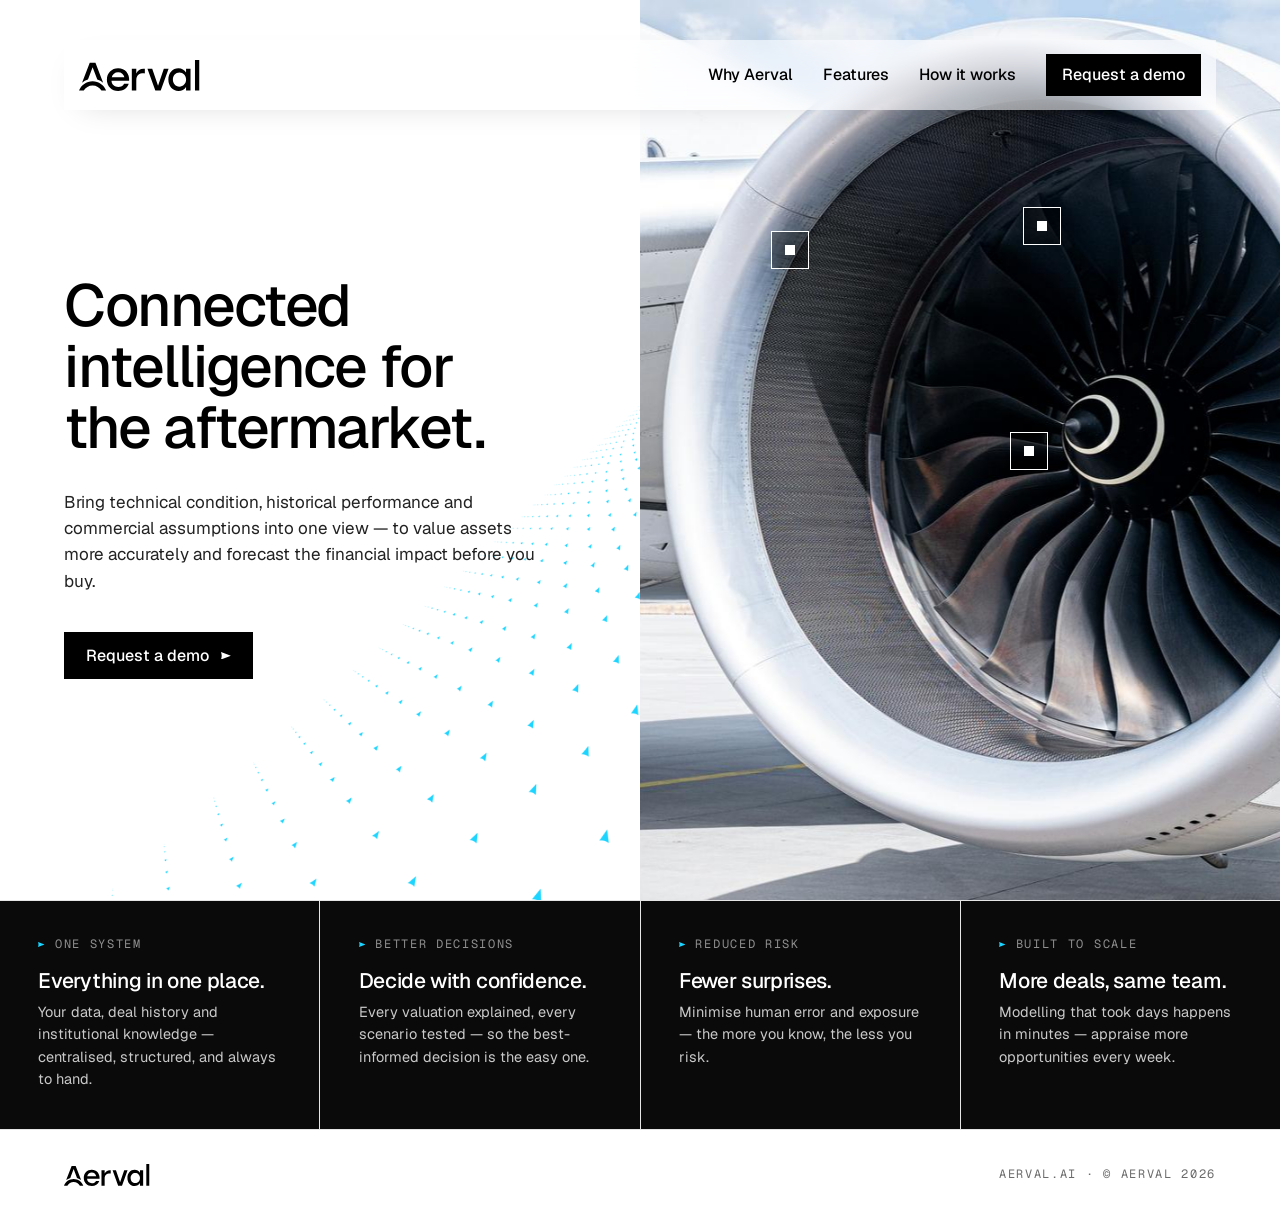
<file: index.html>
<!DOCTYPE html>
<html lang="en" class="no-js">
<head>
<meta charset="UTF-8">
<meta name="viewport" content="width=device-width, initial-scale=1.0">
<title>Aerval — Connected intelligence for the aftermarket</title>
<meta name="description" content="Bring technical condition, historical performance and commercial assumptions into one view — to value assets more accurately and forecast the financial impact before you buy.">

<!-- Internal mock-up: keeps search engines out. Remove this line when the site goes public. -->
<meta name="robots" content="noindex, nofollow">

<!-- Social sharing. Replace YOUR-DOMAIN once the custom domain is live, and add an og-image.jpg (1200x630) to /assets. -->
<meta property="og:type" content="website">
<meta property="og:title" content="Aerval — Connected intelligence for the aftermarket">
<meta property="og:description" content="Value assets more accurately and forecast the financial impact before you buy.">
<!-- <meta property="og:url" content="https://YOUR-DOMAIN/"> -->
<!-- <meta property="og:image" content="https://YOUR-DOMAIN/assets/og-image.jpg"> -->

<link rel="icon" href="assets/favicon.svg" type="image/svg+xml">
<link rel="preload" href="fonts/Geist-Variable.woff2" as="font" type="font/woff2" crossorigin>
<link rel="preload" href="fonts/GeistMono-Variable.woff2" as="font" type="font/woff2" crossorigin>
<link rel="preload" as="image" href="assets/engine.jpg">
<link rel="stylesheet" href="css/styles.css">
<script src="js/main.js" defer></script>
</head>
<body>

<!-- SVG sprite: wedge motif + logo -->
<svg width="0" height="0" style="position:absolute" aria-hidden="true">
  <symbol id="wedge" viewBox="0 0 127.06 96.02">
    <path d="M9,48.19c0-13.75-2.29-26.97-6.48-39.32C1.75,5.88.93,2.92,0,0l127.06,48.04L.11,96.02c.89-2.8,1.67-5.64,2.4-8.51,4.19-12.35,6.48-25.57,6.48-39.33Z"/>
  </symbol>
  <symbol id="logo" viewBox="0 0 912.02 234.6">
    <path d="M211.09,148.8c0-49.8,35.4-86.4,85.2-86.4,53.1,0,86.7,41.1,83.4,95.4h-133.8c2.4,30.3,23.7,47.1,51.3,47.1,19.8,0,36.3-8.4,44.1-24.6h35.1c-12.9,36.9-44.4,54-79.5,54-50.1,0-85.8-35.7-85.8-85.5ZM343.39,130.2c-5.1-22.8-21.9-38.4-47.1-38.4s-43.2,15.9-48.6,38.4h95.7Z"/>
    <path d="M399.69,66h33.9v36c10.2-22.8,28.8-36,54.9-36,4.2,0,7.5.3,9.9.9v34.5c-3-.3-5.7-.6-10.2-.6-30.9,0-54.6,13.8-54.6,54.6v75.6h-33.9V66Z"/>
    <path d="M618.66,231h-41.1l-59.4-165h36l44.1,129.6,43.8-129.6h36l-59.4,165Z"/>
    <path d="M676.37,148.5c0-50.4,32.7-86.1,75.9-86.1,25.8,0,45.9,12.9,57.9,31.8v-28.2h33.9v165h-33.9v-27.6c-12.3,18.9-31.8,31.2-57.6,31.2-44.1,0-76.2-35.7-76.2-86.1ZM810.48,148.5c0-31.5-21.9-53.7-50.7-53.7s-49.2,22.2-49.2,53.7,20.7,53.7,49.2,53.7,50.7-21.9,50.7-53.7Z"/>
    <path d="M877.82,0h34.2v231h-34.2V0Z"/>
    <path d="M67.46,148.1l4.16-10.92,31.3-82.89,29.72,78.72,5.77,15.16c16.4,4.8,31.44,12.82,44.38,23.34L124.52,21h-43.2L23.14,171.27c12.93-10.45,27.95-18.41,44.32-23.16Z"/>
    <path d="M35.94,231c13.47-22.95,38.39-38.4,66.87-38.4s53.4,15.45,66.87,38.4h35.94c-15.8-41.41-55.92-70.9-102.81-70.9S15.8,189.6,0,231h35.94Z"/>
  </symbol>
</svg>

<nav>
  <a class="logo" href="#top" aria-label="Aerval home"><svg viewBox="0 0 912.02 234.6"><use href="#logo"></use></svg></a>
  <div class="links">
    <a href="founders.html">Why Aerval</a>
    <a href="features.html">Features</a>
    <a href="how-it-works.html">How it works</a>
    <a class="demo" href="mailto:will.james@aerval.com?subject=Aerval%20demo%20request&amp;body=Hi%20Will%2C%0A%0AI%27d%20like%20to%20see%20a%20demo%20of%20Aerval.%0A%0AName%3A%0ACompany%3A%0ARole%3A%0A">Request a demo</a>
  </div>
</nav>

<main>
  <!-- ======================= HERO ======================= -->
  <section class="hero" id="top" data-nav="light">
    <div class="hero-copy">
      <h1>Connected intelligence for the&nbsp;aftermarket.</h1>
      <p>Bring technical condition, historical performance and commercial assumptions into one view — to value assets more accurately and forecast the financial impact before you buy.</p>
      <a class="btn" href="mailto:will.james@aerval.com?subject=Aerval%20demo%20request&amp;body=Hi%20Will%2C%0A%0AI%27d%20like%20to%20see%20a%20demo%20of%20Aerval.%0A%0AName%3A%0ACompany%3A%0ARole%3A%0A">Request a demo <svg class="wedge"><use href="#wedge"></use></svg></a>
    </div>

    <div class="stage" data-stage>
      <svg class="hud" aria-hidden="true"><polyline></polyline></svg>
      <img class="ph" src="assets/engine.jpg" alt="Aircraft engine on stand" fetchpriority="high" decoding="async">

      <button class="spot" style="top:22.97%;left:59.8%" data-card="h1" aria-label="Fan blades — pricing corridor" aria-expanded="false" aria-controls="h1">
        <span class="dot"></span><span class="slabel">Fan blades</span>
      </button>
      <div class="glass" id="h1" role="dialog" aria-label="Fan blades">
        <span class="gframe"></span>
        <div class="gbody">
          <button class="gclose" aria-label="Close">×</button>
          <h4>Fan blades</h4>
          <span class="gsub">Pricing corridor</span>
          <div class="grow"><span class="gl"><span class="mono">Base</span><span class="val">$2,175</span></span></div>
          <div class="grow"><span class="gl"><span class="mono">Worst</span><span class="val">$1,600</span></span><span class="gchip neg">−$575 <svg class="wedge rot-down"><use href="#wedge"></use></svg></span></div>
          <div class="grow"><span class="gl"><span class="mono">Ceiling</span><span class="val">$2,425</span></span><span class="gchip pos">+$250 <svg class="wedge rot-up"><use href="#wedge"></use></svg></span></div>
        </div>
      </div>

      <button class="spot" style="top:25.71%;left:20.5%" data-card="h2" aria-label="Acoustic liner — repair opportunity" aria-expanded="false" aria-controls="h2">
        <span class="dot"></span><span class="slabel">Acoustic liner</span>
      </button>
      <div class="glass" id="h2" role="dialog" aria-label="Acoustic liner">
        <span class="gframe"></span>
        <div class="gbody">
          <button class="gclose" aria-label="Close">×</button>
          <h4>Acoustic liner</h4>
          <span class="gsub">Repair opportunity</span>
          <div class="gpath">
            <div class="gcol"><span class="mono">Current path</span><span class="gn">$675</span><span class="mono">Serviceable</span></div>
            <svg class="gpw"><use href="#wedge"></use></svg>
            <div class="gcol"><span class="mono">Proposed</span><span class="gn">$4,000</span><span class="mono">Overhauled</span></div>
          </div>
          <div class="gfoot"><span class="gchip pos">+$3,325 <svg class="wedge rot-up"><use href="#wedge"></use></svg></span></div>
        </div>
      </div>

      <button class="spot" style="top:48%;left:57.8%" data-card="h3" aria-label="Spinner cone — historical sales" aria-expanded="false" aria-controls="h3">
        <span class="dot"></span><span class="slabel">Spinner cone</span>
      </button>
      <div class="glass" id="h3" role="dialog" aria-label="Spinner cone">
        <span class="gframe"></span>
        <div class="gbody">
          <button class="gclose" aria-label="Close">×</button>
          <h4>Spinner cone</h4>
          <span class="gsub">Historical sales</span>
          <div class="grow"><span class="gl"><span class="mono">Serviceable · 4 sales</span><span class="val">$2,063</span></span><span class="gchip pos">+$1,216 <svg class="wedge rot-up"><use href="#wedge"></use></svg></span></div>
          <div class="grow"><span class="gl"><span class="mono">Overhauled · 51 sales</span><span class="val">$847</span></span></div>
        </div>
      </div>
    </div>
  </section>

  <!-- ======================= USP STRIP ======================= -->
  <section class="usp" data-nav="dark">
    <div class="rev">
      <span class="mono"><svg><use href="#wedge"></use></svg> One system</span>
      <h3>Everything in one place.</h3>
      <p>Your data, deal history and institutional knowledge — centralised, structured, and always to hand.</p>
    </div>
    <div class="rev">
      <span class="mono"><svg><use href="#wedge"></use></svg> Better decisions</span>
      <h3>Decide with confidence.</h3>
      <p>Every valuation explained, every scenario tested — so the best-informed decision is the easy one.</p>
    </div>
    <div class="rev">
      <span class="mono"><svg><use href="#wedge"></use></svg> Reduced risk</span>
      <h3>Fewer surprises.</h3>
      <p>Minimise human error and exposure — the more you know, the less you risk.</p>
    </div>
    <div class="rev">
      <span class="mono"><svg><use href="#wedge"></use></svg> Built to scale</span>
      <h3>More deals, same team.</h3>
      <p>Modelling that took days happens in minutes — appraise more opportunities every week.</p>
    </div>
  </section>
</main>

<footer data-nav="light">
  <a class="logo" href="#top" aria-label="Aerval"><svg viewBox="0 0 912.02 234.6"><use href="#logo"></use></svg></a>
  <span class="mono">aerval.ai · © Aerval <span data-year>2026</span></span>
</footer>

</body>
</html>
</file>
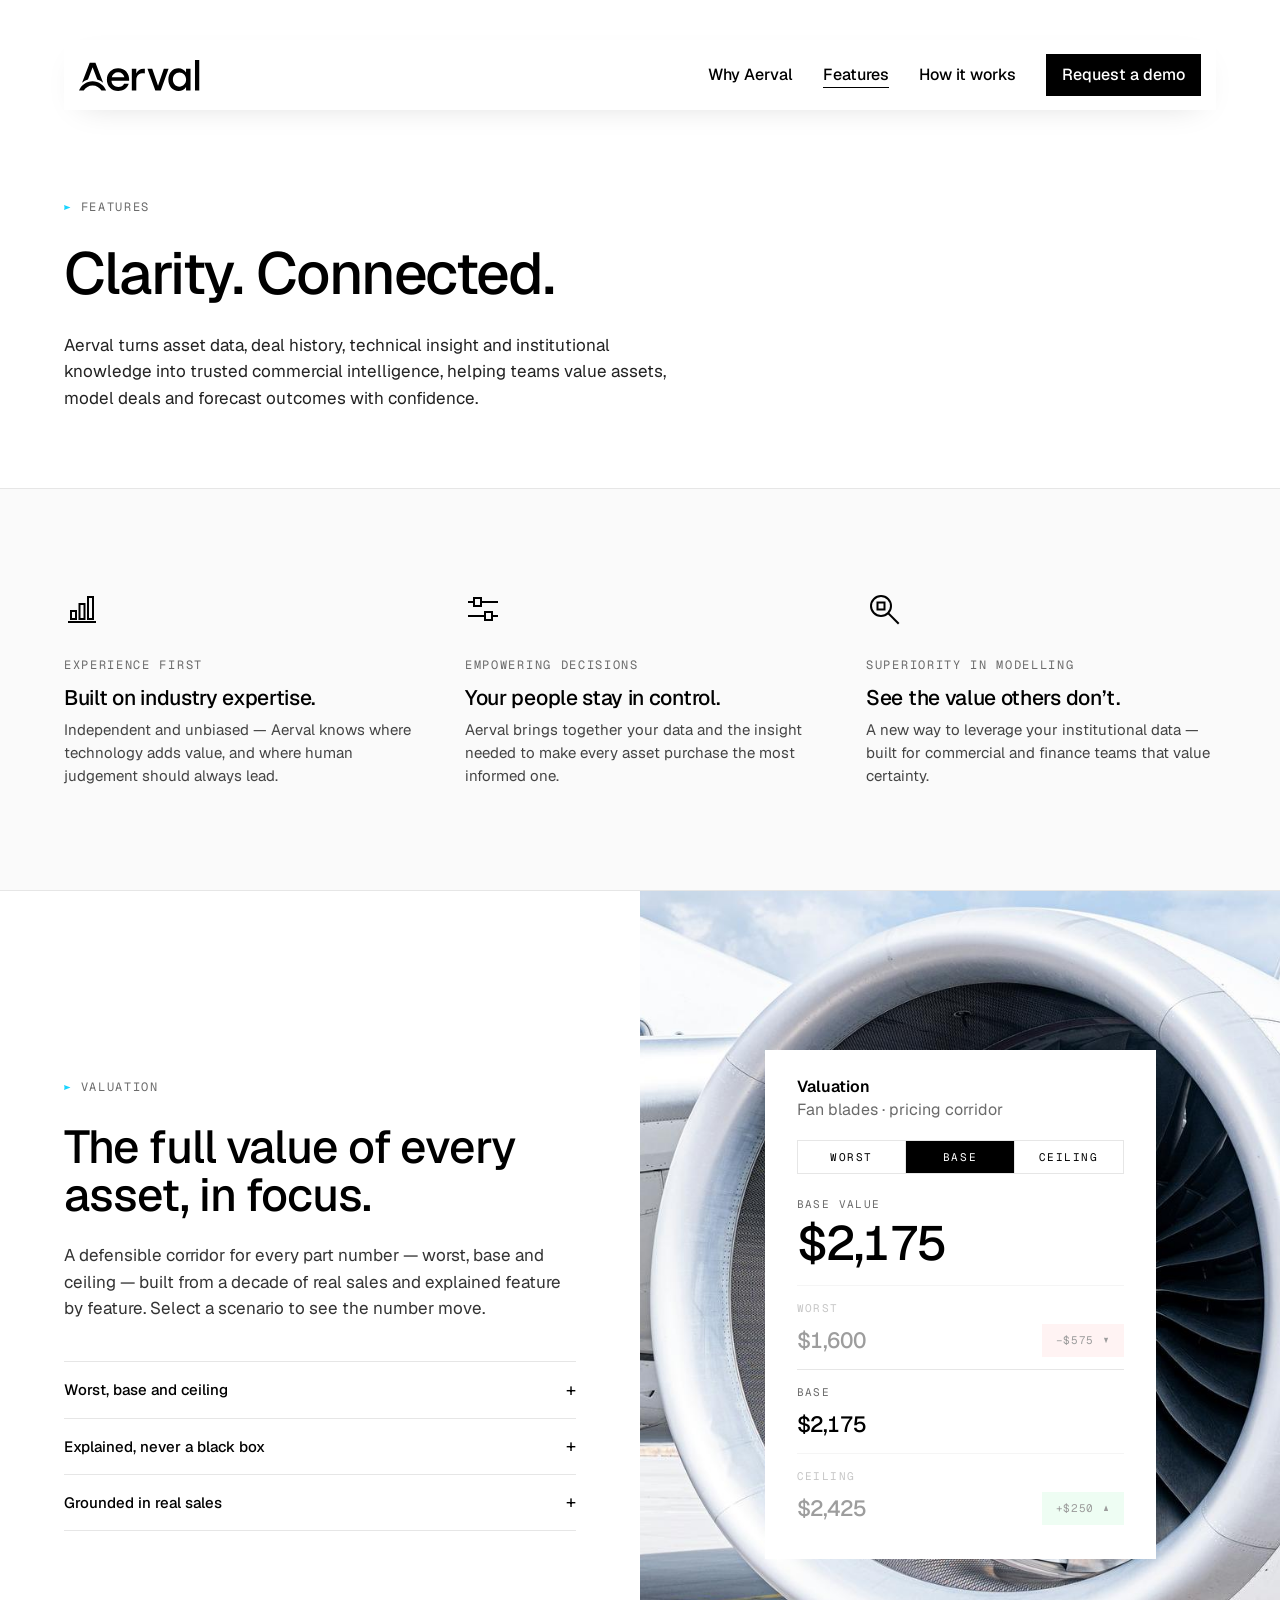
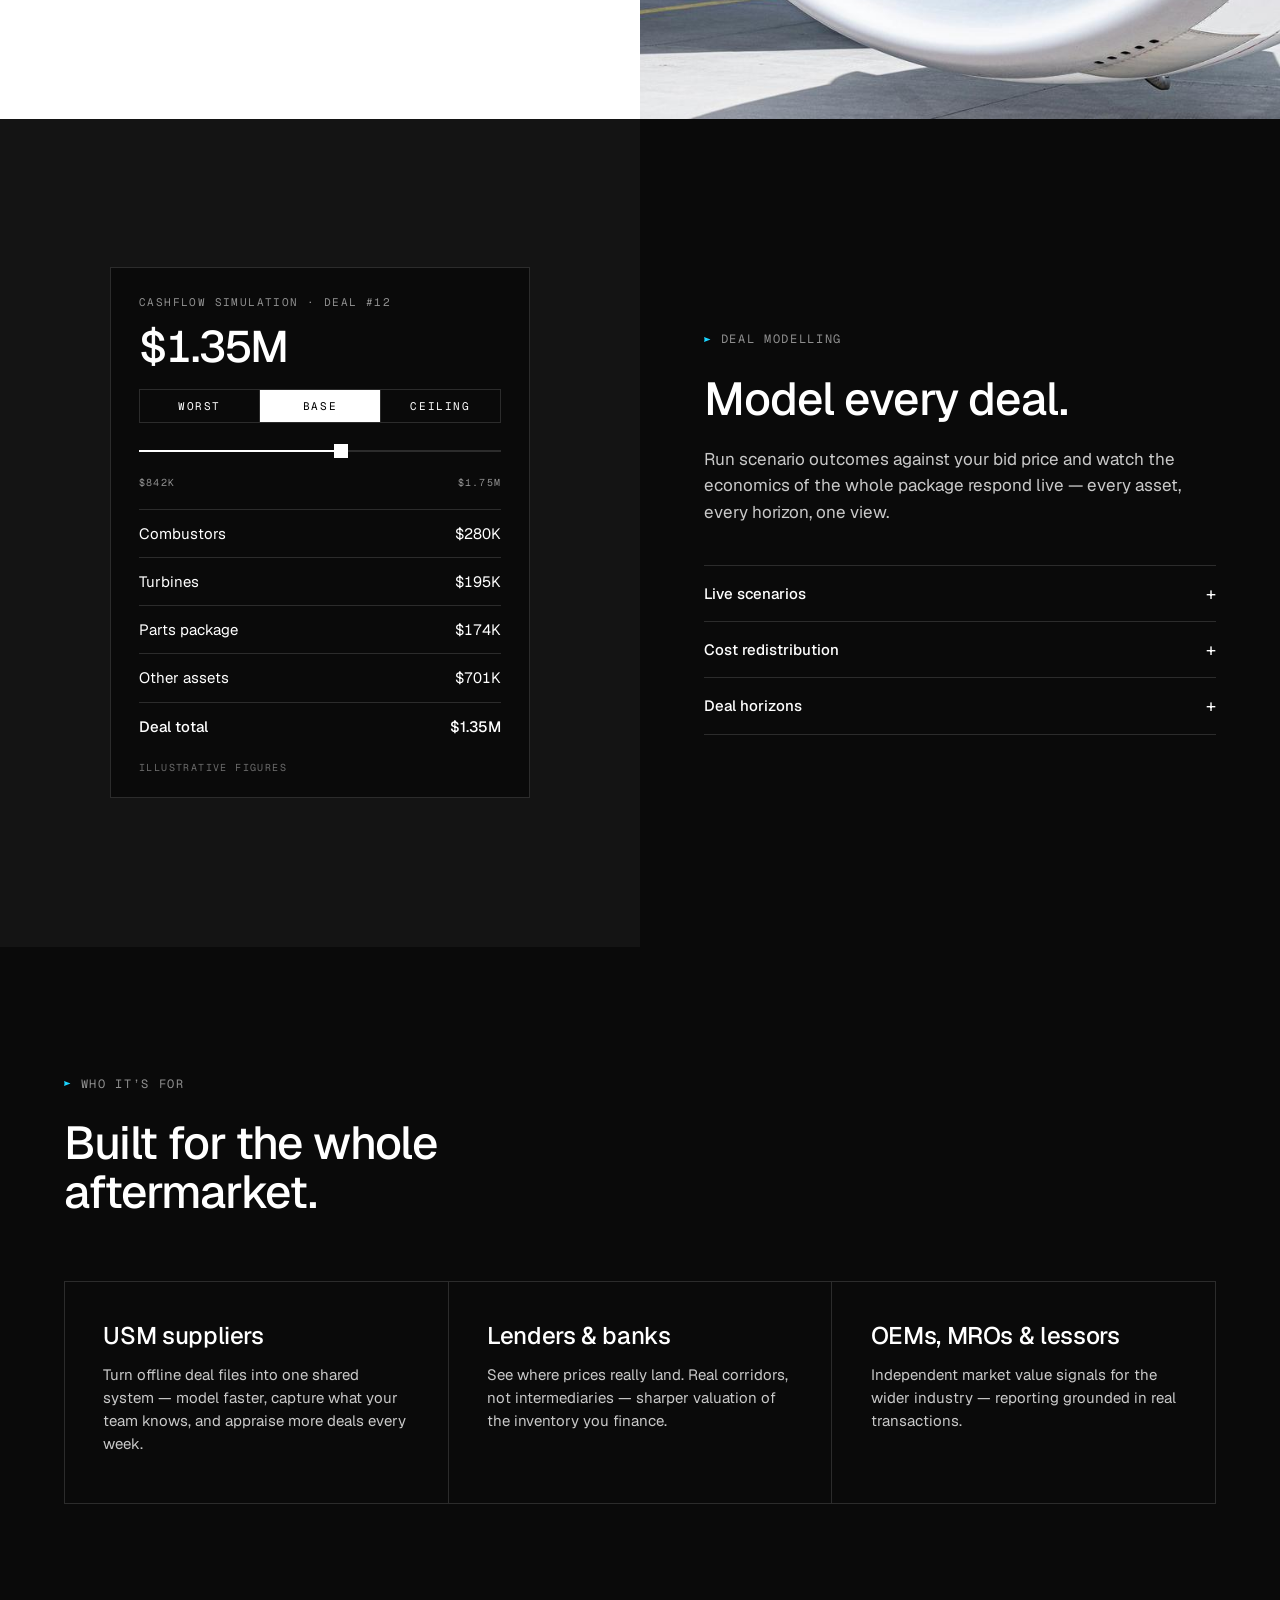
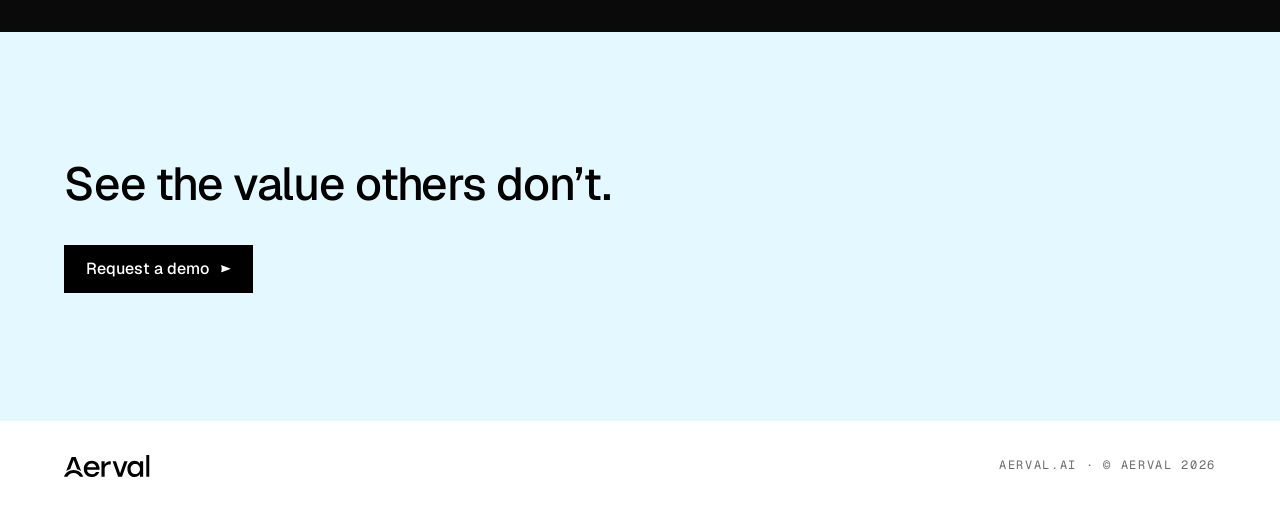
<file: features.html>
<!DOCTYPE html>
<html lang="en" class="no-js">
<head>
<meta charset="UTF-8">
<meta name="viewport" content="width=device-width, initial-scale=1.0">
<title>Features — Aerval</title>
<meta name="description" content="Valuation corridors, live deal modelling and market benchmarking for the aviation aftermarket.">

<!-- Internal mock-up: keeps search engines out. Remove this line when the site goes public. -->
<meta name="robots" content="noindex, nofollow">

<meta property="og:type" content="website">
<meta property="og:title" content="Features — Aerval">
<meta property="og:description" content="Valuation corridors, live deal modelling and market benchmarking for the aviation aftermarket.">
<!-- <meta property="og:url" content="https://YOUR-DOMAIN/features.html"> -->
<!-- <meta property="og:image" content="https://YOUR-DOMAIN/assets/og-image.jpg"> -->

<link rel="icon" href="assets/favicon.svg" type="image/svg+xml">
<link rel="preload" href="fonts/Geist-Variable.woff2" as="font" type="font/woff2" crossorigin>
<link rel="preload" href="fonts/GeistMono-Variable.woff2" as="font" type="font/woff2" crossorigin>
<link rel="stylesheet" href="css/styles.css">
<script src="js/main.js" defer></script>
</head>
<body>

<!-- Copy markers: text marked BRAND is taken from the brand project boards;
     text marked DRAFT was written to fill gaps and needs sign-off. -->

<svg width="0" height="0" style="position:absolute" aria-hidden="true">
  <symbol id="wedge" viewBox="0 0 127.06 96.02">
    <path d="M9,48.19c0-13.75-2.29-26.97-6.48-39.32C1.75,5.88.93,2.92,0,0l127.06,48.04L.11,96.02c.89-2.8,1.67-5.64,2.4-8.51,4.19-12.35,6.48-25.57,6.48-39.33Z"/>
  </symbol>
  <symbol id="logo" viewBox="0 0 912.02 234.6">
    <path d="M211.09,148.8c0-49.8,35.4-86.4,85.2-86.4,53.1,0,86.7,41.1,83.4,95.4h-133.8c2.4,30.3,23.7,47.1,51.3,47.1,19.8,0,36.3-8.4,44.1-24.6h35.1c-12.9,36.9-44.4,54-79.5,54-50.1,0-85.8-35.7-85.8-85.5ZM343.39,130.2c-5.1-22.8-21.9-38.4-47.1-38.4s-43.2,15.9-48.6,38.4h95.7Z"/>
    <path d="M399.69,66h33.9v36c10.2-22.8,28.8-36,54.9-36,4.2,0,7.5.3,9.9.9v34.5c-3-.3-5.7-.6-10.2-.6-30.9,0-54.6,13.8-54.6,54.6v75.6h-33.9V66Z"/>
    <path d="M618.66,231h-41.1l-59.4-165h36l44.1,129.6,43.8-129.6h36l-59.4,165Z"/>
    <path d="M676.37,148.5c0-50.4,32.7-86.1,75.9-86.1,25.8,0,45.9,12.9,57.9,31.8v-28.2h33.9v165h-33.9v-27.6c-12.3,18.9-31.8,31.2-57.6,31.2-44.1,0-76.2-35.7-76.2-86.1ZM810.48,148.5c0-31.5-21.9-53.7-50.7-53.7s-49.2,22.2-49.2,53.7,20.7,53.7,49.2,53.7,50.7-21.9,50.7-53.7Z"/>
    <path d="M877.82,0h34.2v231h-34.2V0Z"/>
    <path d="M67.46,148.1l4.16-10.92,31.3-82.89,29.72,78.72,5.77,15.16c16.4,4.8,31.44,12.82,44.38,23.34L124.52,21h-43.2L23.14,171.27c12.93-10.45,27.95-18.41,44.32-23.16Z"/>
    <path d="M35.94,231c13.47-22.95,38.39-38.4,66.87-38.4s53.4,15.45,66.87,38.4h35.94c-15.8-41.41-55.92-70.9-102.81-70.9S15.8,189.6,0,231h35.94Z"/>
  </symbol>
</svg>

<nav>
  <a class="logo" href="index.html" aria-label="Aerval home"><svg viewBox="0 0 912.02 234.6"><use href="#logo"></use></svg></a>
  <div class="links">
    <a href="founders.html">Why Aerval</a>
    <a href="features.html" aria-current="page">Features</a>
    <a href="how-it-works.html">How it works</a>
    <a class="demo" href="mailto:will.james@aerval.com?subject=Aerval%20demo%20request&amp;body=Hi%20Will%2C%0A%0AI%27d%20like%20to%20see%20a%20demo%20of%20Aerval.%0A%0AName%3A%0ACompany%3A%0ARole%3A%0A">Request a demo</a>
  </div>
</nav>

<main>
  <!-- ======================= PAGE HEAD ======================= -->
  <!-- BRAND: stage screen -->
  <section class="page-head" data-nav="light">
    <span class="mono eyebrow"><svg class="wedge"><use href="#wedge"></use></svg> Features</span>
    <h1>Clarity. Connected.</h1>
    <p class="lede">Aerval turns asset data, deal history, technical insight and institutional knowledge into trusted commercial intelligence, helping teams value assets, model deals and forecast outcomes with confidence.</p>
  </section>

  <!-- ======================= PILLARS ======================= -->
  <!-- BRAND: pillars board -->
  <section class="pillars" data-nav="light">
    <div class="rev">
      <svg class="icon" viewBox="0 0 36 36" aria-hidden="true"><path d="M5 31h26"/><rect x="7" y="20" width="5" height="8"/><rect x="15.5" y="13" width="5" height="15"/><rect x="24" y="6" width="5" height="22"/></svg>
      <span class="mono">Experience first</span>
      <h3>Built on industry expertise.</h3>
      <p>Independent and unbiased — Aerval knows where technology adds value, and where human judgement should always lead.</p>
    </div>
    <div class="rev">
      <svg class="icon" viewBox="0 0 36 36" aria-hidden="true"><path d="M4 11h28M4 25h28"/><rect x="9" y="7" width="7" height="8" fill="var(--paper-2)"/><rect x="20" y="21" width="7" height="8" fill="var(--paper-2)"/></svg>
      <span class="mono">Empowering decisions</span>
      <h3>Your people stay in control.</h3>
      <p>Aerval brings together your data and the insight needed to make every asset purchase the most informed one.</p>
    </div>
    <div class="rev">
      <svg class="icon" viewBox="0 0 36 36" aria-hidden="true"><circle cx="15" cy="15" r="10"/><path d="M22.5 22.5L32 32"/><rect x="11.5" y="11.5" width="7" height="7"/></svg>
      <span class="mono">Superiority in modelling</span>
      <h3>See the value others don’t.</h3>
      <p>A new way to leverage your institutional data — built for commercial and finance teams that value certainty.</p>
    </div>
  </section>

  <!-- ======================= FEATURE · VALUATION ======================= -->
  <section class="feature" data-nav="light" id="valuation">
    <div class="feature-copy rev">
      <!-- BRAND: valuation board -->
      <span class="mono eyebrow"><svg class="wedge"><use href="#wedge"></use></svg> Valuation</span>
      <h2 class="h2">The full value of every asset, in&nbsp;focus.</h2>
      <p>A defensible corridor for every part number — worst, base and ceiling — built from a decade of real sales and explained feature by feature. Select a scenario to see the number move.</p>
      <!-- BRAND: accordion headings · DRAFT: accordion answers -->
      <div class="acc">
        <button class="acc-btn" aria-expanded="false" aria-controls="val-1">Worst, base and ceiling</button>
        <div class="acc-panel" id="val-1" hidden><p>Every part number gets a range, not a single guess: the price you can defend, the downside to plan for and the upside to aim at.</p></div>
        <button class="acc-btn" aria-expanded="false" aria-controls="val-2">Explained, never a black box</button>
        <div class="acc-panel" id="val-2" hidden><p>Each valuation shows what drives it — condition, history and comparable sales — so anyone on the team can see why the number is what it is.</p></div>
        <button class="acc-btn" aria-expanded="false" aria-controls="val-3">Grounded in real sales</button>
        <div class="acc-panel" id="val-3" hidden><p>Corridors are built from real transactions, not list prices or intermediaries’ quotes.</p></div>
      </div>
    </div>
    <div class="feature-demo">
      <img src="assets/engine.jpg" alt="" loading="lazy" decoding="async">
      <div class="vcard" data-valuation>
        <h4>Valuation</h4>
        <span class="gsub">Fan blades · pricing corridor</span>
        <div class="seg" role="group" aria-label="Scenario">
          <button type="button" data-scenario="worst" data-value="1600" aria-pressed="false">Worst</button>
          <button type="button" data-scenario="base" data-value="2175" aria-pressed="true">Base</button>
          <button type="button" data-scenario="ceiling" data-value="2425" aria-pressed="false">Ceiling</button>
        </div>
        <div class="vbig"><span class="mono" data-out-label>Base value</span><span class="val" data-out aria-live="polite">$2,175</span></div>
        <div class="grow dim" data-row="worst"><span class="gl"><span class="mono">Worst</span><span class="val">$1,600</span></span><span class="gchip neg">−$575 <svg class="wedge rot-down"><use href="#wedge"></use></svg></span></div>
        <div class="grow" data-row="base"><span class="gl"><span class="mono">Base</span><span class="val">$2,175</span></span></div>
        <div class="grow dim" data-row="ceiling"><span class="gl"><span class="mono">Ceiling</span><span class="val">$2,425</span></span><span class="gchip pos">+$250 <svg class="wedge rot-up"><use href="#wedge"></use></svg></span></div>
      </div>
    </div>
  </section>

  <!-- ======================= FEATURE · DEAL MODELLING ======================= -->
  <section class="feature dark flip" data-nav="dark" id="deal-modelling">
    <div class="feature-copy rev">
      <!-- BRAND: deal modelling board -->
      <span class="mono eyebrow"><svg class="wedge"><use href="#wedge"></use></svg> Deal modelling</span>
      <h2 class="h2">Model every deal.</h2>
      <p>Run scenario outcomes against your bid price and watch the economics of the whole package respond live — every asset, every horizon, one view.</p>
      <!-- BRAND: accordion headings · DRAFT: accordion answers -->
      <div class="acc">
        <button class="acc-btn" aria-expanded="false" aria-controls="deal-1">Live scenarios</button>
        <div class="acc-panel" id="deal-1" hidden><p>Switch between worst, base and ceiling and every line in the package updates at once.</p></div>
        <button class="acc-btn" aria-expanded="false" aria-controls="deal-2">Cost redistribution</button>
        <div class="acc-panel" id="deal-2" hidden><p>Change the deal value and Aerval spreads it across the package by each asset’s share, so you can see what you are really paying for each part.</p></div>
        <button class="acc-btn" aria-expanded="false" aria-controls="deal-3">Deal horizons</button>
        <div class="acc-panel" id="deal-3" hidden><p>See how value lands across the period you expect to sell, not just on the day you buy.</p></div>
      </div>
    </div>
    <div class="feature-demo">
      <div class="dcard" data-deal>
        <span class="mono">Cashflow simulation · Deal #12</span>
        <span class="dtotal" data-total aria-live="polite">$1.35M</span>
        <div class="seg" role="group" aria-label="Scenario">
          <button type="button" data-scenario="worst" data-value="842" aria-pressed="false">Worst</button>
          <button type="button" data-scenario="base" data-value="1350" aria-pressed="true">Base</button>
          <button type="button" data-scenario="ceiling" data-value="1750" aria-pressed="false">Ceiling</button>
        </div>
        <input type="range" min="842" max="1750" step="1" value="1350" data-base="1350" aria-label="Deal value">
        <div class="dscale"><span class="mono">$842K</span><span class="mono">$1.75M</span></div>
        <div class="drow" data-share="280"><span>Combustors</span><span class="dv">$280K</span></div>
        <div class="drow" data-share="195"><span>Turbines</span><span class="dv">$195K</span></div>
        <div class="drow" data-share="174"><span>Parts package</span><span class="dv">$174K</span></div>
        <div class="drow" data-share="701"><span>Other assets</span><span class="dv">$701K</span></div>
        <div class="drow total"><span>Deal total</span><span data-sum>$1.35M</span></div>
        <span class="mono dnote">Illustrative figures</span>
      </div>
    </div>
  </section>

  <!-- ======================= WHO IT'S FOR ======================= -->
  <section class="who" data-nav="dark">
    <!-- DRAFT: heading · BRAND: audience cards -->
    <span class="mono eyebrow"><svg class="wedge"><use href="#wedge"></use></svg> Who it’s for</span>
    <h2 class="h2 rev">Built for the whole aftermarket.</h2>
    <div class="who-grid">
      <div class="who-cell rev">
        <h3>USM suppliers</h3>
        <p>Turn offline deal files into one shared system — model faster, capture what your team knows, and appraise more deals every week.</p>
      </div>
      <div class="who-cell rev">
        <h3>Lenders &amp; banks</h3>
        <p>See where prices really land. Real corridors, not intermediaries — sharper valuation of the inventory you finance.</p>
      </div>
      <div class="who-cell rev">
        <h3>OEMs, MROs &amp; lessors</h3>
        <p>Independent market value signals for the wider industry — reporting grounded in real transactions.</p>
      </div>
    </div>
  </section>

  <!-- ======================= CTA ======================= -->
  <section class="cta" data-nav="light">
    <h2 class="rev">See the value others&nbsp;don’t.</h2>
    <a class="btn rev" href="mailto:will.james@aerval.com?subject=Aerval%20demo%20request&amp;body=Hi%20Will%2C%0A%0AI%27d%20like%20to%20see%20a%20demo%20of%20Aerval.%0A%0AName%3A%0ACompany%3A%0ARole%3A%0A">Request a demo <svg class="wedge"><use href="#wedge"></use></svg></a>
  </section>
</main>

<footer data-nav="light">
  <a class="logo" href="index.html" aria-label="Aerval home"><svg viewBox="0 0 912.02 234.6"><use href="#logo"></use></svg></a>
  <span class="mono">aerval.ai · © Aerval <span data-year>2026</span></span>
</footer>

</body>
</html>
</file>
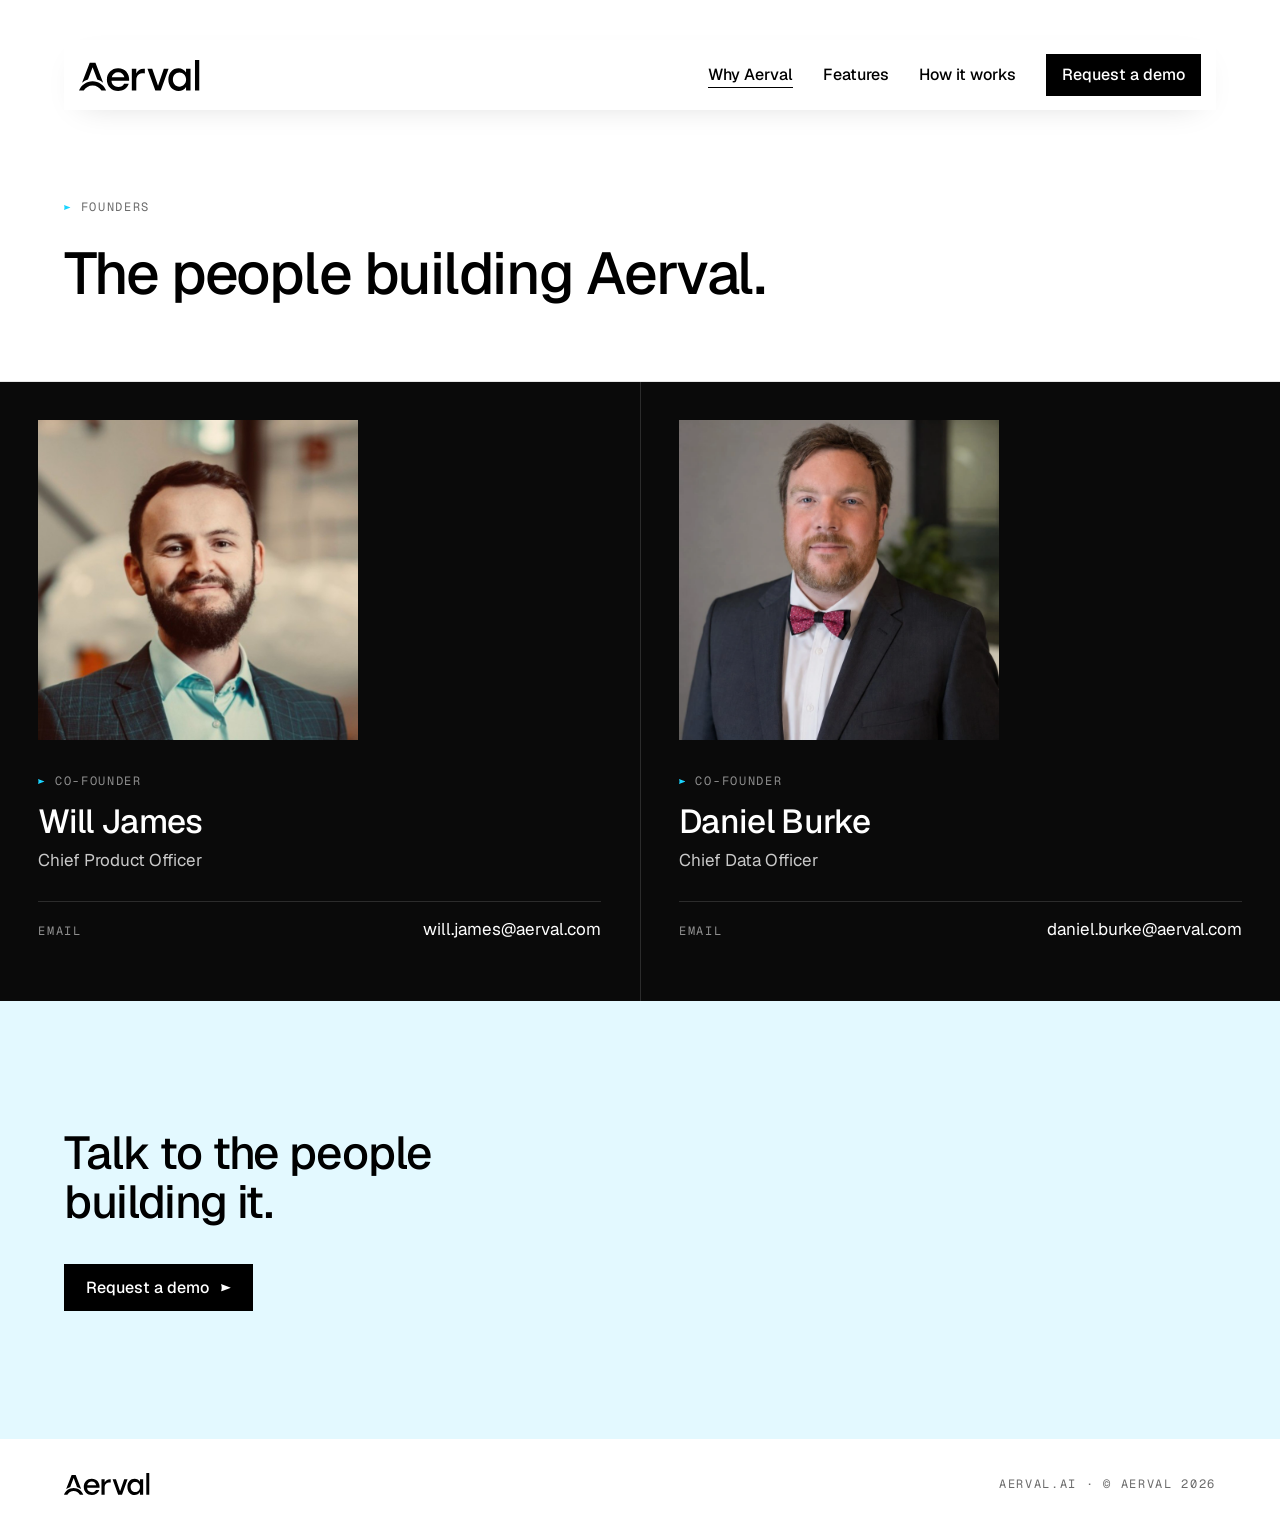
<file: founders.html>
<!DOCTYPE html>
<html lang="en" class="no-js">
<head>
<meta charset="UTF-8">
<meta name="viewport" content="width=device-width, initial-scale=1.0">
<title>Founders — Aerval</title>
<meta name="description" content="Meet the founders building Aerval: software that values aviation aftermarket assets and forecasts the financial impact before you buy.">

<!-- Internal mock-up: keeps search engines out. Remove this line when the site goes public. -->
<meta name="robots" content="noindex, nofollow">

<meta property="og:type" content="website">
<meta property="og:title" content="Founders — Aerval">
<meta property="og:description" content="Meet the founders building Aerval.">
<!-- <meta property="og:url" content="https://YOUR-DOMAIN/founders.html"> -->
<!-- <meta property="og:image" content="https://YOUR-DOMAIN/assets/og-image.jpg"> -->

<link rel="icon" href="assets/favicon.svg" type="image/svg+xml">
<link rel="preload" href="fonts/Geist-Variable.woff2" as="font" type="font/woff2" crossorigin>
<link rel="preload" href="fonts/GeistMono-Variable.woff2" as="font" type="font/woff2" crossorigin>
<link rel="stylesheet" href="css/styles.css">
<script src="js/main.js" defer></script>
</head>
<body>

<!-- SVG sprite: wedge motif + logo (copied per page so <use> works from file:// too) -->
<svg width="0" height="0" style="position:absolute" aria-hidden="true">
  <symbol id="wedge" viewBox="0 0 127.06 96.02">
    <path d="M9,48.19c0-13.75-2.29-26.97-6.48-39.32C1.75,5.88.93,2.92,0,0l127.06,48.04L.11,96.02c.89-2.8,1.67-5.64,2.4-8.51,4.19-12.35,6.48-25.57,6.48-39.33Z"/>
  </symbol>
  <symbol id="logo" viewBox="0 0 912.02 234.6">
    <path d="M211.09,148.8c0-49.8,35.4-86.4,85.2-86.4,53.1,0,86.7,41.1,83.4,95.4h-133.8c2.4,30.3,23.7,47.1,51.3,47.1,19.8,0,36.3-8.4,44.1-24.6h35.1c-12.9,36.9-44.4,54-79.5,54-50.1,0-85.8-35.7-85.8-85.5ZM343.39,130.2c-5.1-22.8-21.9-38.4-47.1-38.4s-43.2,15.9-48.6,38.4h95.7Z"/>
    <path d="M399.69,66h33.9v36c10.2-22.8,28.8-36,54.9-36,4.2,0,7.5.3,9.9.9v34.5c-3-.3-5.7-.6-10.2-.6-30.9,0-54.6,13.8-54.6,54.6v75.6h-33.9V66Z"/>
    <path d="M618.66,231h-41.1l-59.4-165h36l44.1,129.6,43.8-129.6h36l-59.4,165Z"/>
    <path d="M676.37,148.5c0-50.4,32.7-86.1,75.9-86.1,25.8,0,45.9,12.9,57.9,31.8v-28.2h33.9v165h-33.9v-27.6c-12.3,18.9-31.8,31.2-57.6,31.2-44.1,0-76.2-35.7-76.2-86.1ZM810.48,148.5c0-31.5-21.9-53.7-50.7-53.7s-49.2,22.2-49.2,53.7,20.7,53.7,49.2,53.7,50.7-21.9,50.7-53.7Z"/>
    <path d="M877.82,0h34.2v231h-34.2V0Z"/>
    <path d="M67.46,148.1l4.16-10.92,31.3-82.89,29.72,78.72,5.77,15.16c16.4,4.8,31.44,12.82,44.38,23.34L124.52,21h-43.2L23.14,171.27c12.93-10.45,27.95-18.41,44.32-23.16Z"/>
    <path d="M35.94,231c13.47-22.95,38.39-38.4,66.87-38.4s53.4,15.45,66.87,38.4h35.94c-15.8-41.41-55.92-70.9-102.81-70.9S15.8,189.6,0,231h35.94Z"/>
  </symbol>
</svg>

<nav>
  <a class="logo" href="index.html" aria-label="Aerval home"><svg viewBox="0 0 912.02 234.6"><use href="#logo"></use></svg></a>
  <div class="links">
    <a href="founders.html" aria-current="page">Why Aerval</a>
    <a href="features.html">Features</a>
    <a href="how-it-works.html">How it works</a>
    <a class="demo" href="mailto:will.james@aerval.com?subject=Aerval%20demo%20request&amp;body=Hi%20Will%2C%0A%0AI%27d%20like%20to%20see%20a%20demo%20of%20Aerval.%0A%0AName%3A%0ACompany%3A%0ARole%3A%0A">Request a demo</a>
  </div>
</nav>

<main>
  <!-- ======================= PAGE HEAD ======================= -->
  <section class="page-head" data-nav="light">
    <span class="mono eyebrow"><svg class="wedge"><use href="#wedge"></use></svg> Founders</span>
    <h1>The people building&nbsp;Aerval.</h1>
  </section>

  <!-- ======================= FOUNDERS GRID ======================= -->
  <section class="founders" data-nav="dark">
    <article class="founder rev">
      <img class="portrait" src="assets/founder_james.jpeg" alt="Portrait of Will James" width="800" height="800" loading="lazy" decoding="async">
      <div class="founder-copy">
        <span class="mono"><svg class="wedge"><use href="#wedge"></use></svg> Co-founder</span>
        <h2>Will James</h2>
        <p class="role">Chief Product Officer</p>
        <dl class="contact">
          <div><dt class="mono">Email</dt><dd><a href="mailto:will.james@aerval.com">will.james@aerval.com</a></dd></div>
        </dl>
      </div>
    </article>

    <article class="founder rev">
      <img class="portrait" src="assets/founder_burke.png" alt="Portrait of Daniel Burke" width="800" height="800" loading="lazy" decoding="async">
      <div class="founder-copy">
        <span class="mono"><svg class="wedge"><use href="#wedge"></use></svg> Co-founder</span>
        <h2>Daniel Burke</h2>
        <p class="role">Chief Data Officer</p>
        <dl class="contact">
          <div><dt class="mono">Email</dt><dd><a href="mailto:daniel.burke@aerval.com">daniel.burke@aerval.com</a></dd></div>
        </dl>
      </div>
    </article>
  </section>

  <!-- ======================= CTA ======================= -->
  <section class="cta" data-nav="light">
    <h2 class="rev">Talk to the people building&nbsp;it.</h2>
    <a class="btn rev" href="mailto:will.james@aerval.com?subject=Aerval%20demo%20request&amp;body=Hi%20Will%2C%0A%0AI%27d%20like%20to%20see%20a%20demo%20of%20Aerval.%0A%0AName%3A%0ACompany%3A%0ARole%3A%0A">Request a demo <svg class="wedge"><use href="#wedge"></use></svg></a>
  </section>
</main>

<footer data-nav="light">
  <a class="logo" href="index.html" aria-label="Aerval home"><svg viewBox="0 0 912.02 234.6"><use href="#logo"></use></svg></a>
  <span class="mono">aerval.ai · © Aerval <span data-year>2026</span></span>
</footer>

</body>
</html>
</file>
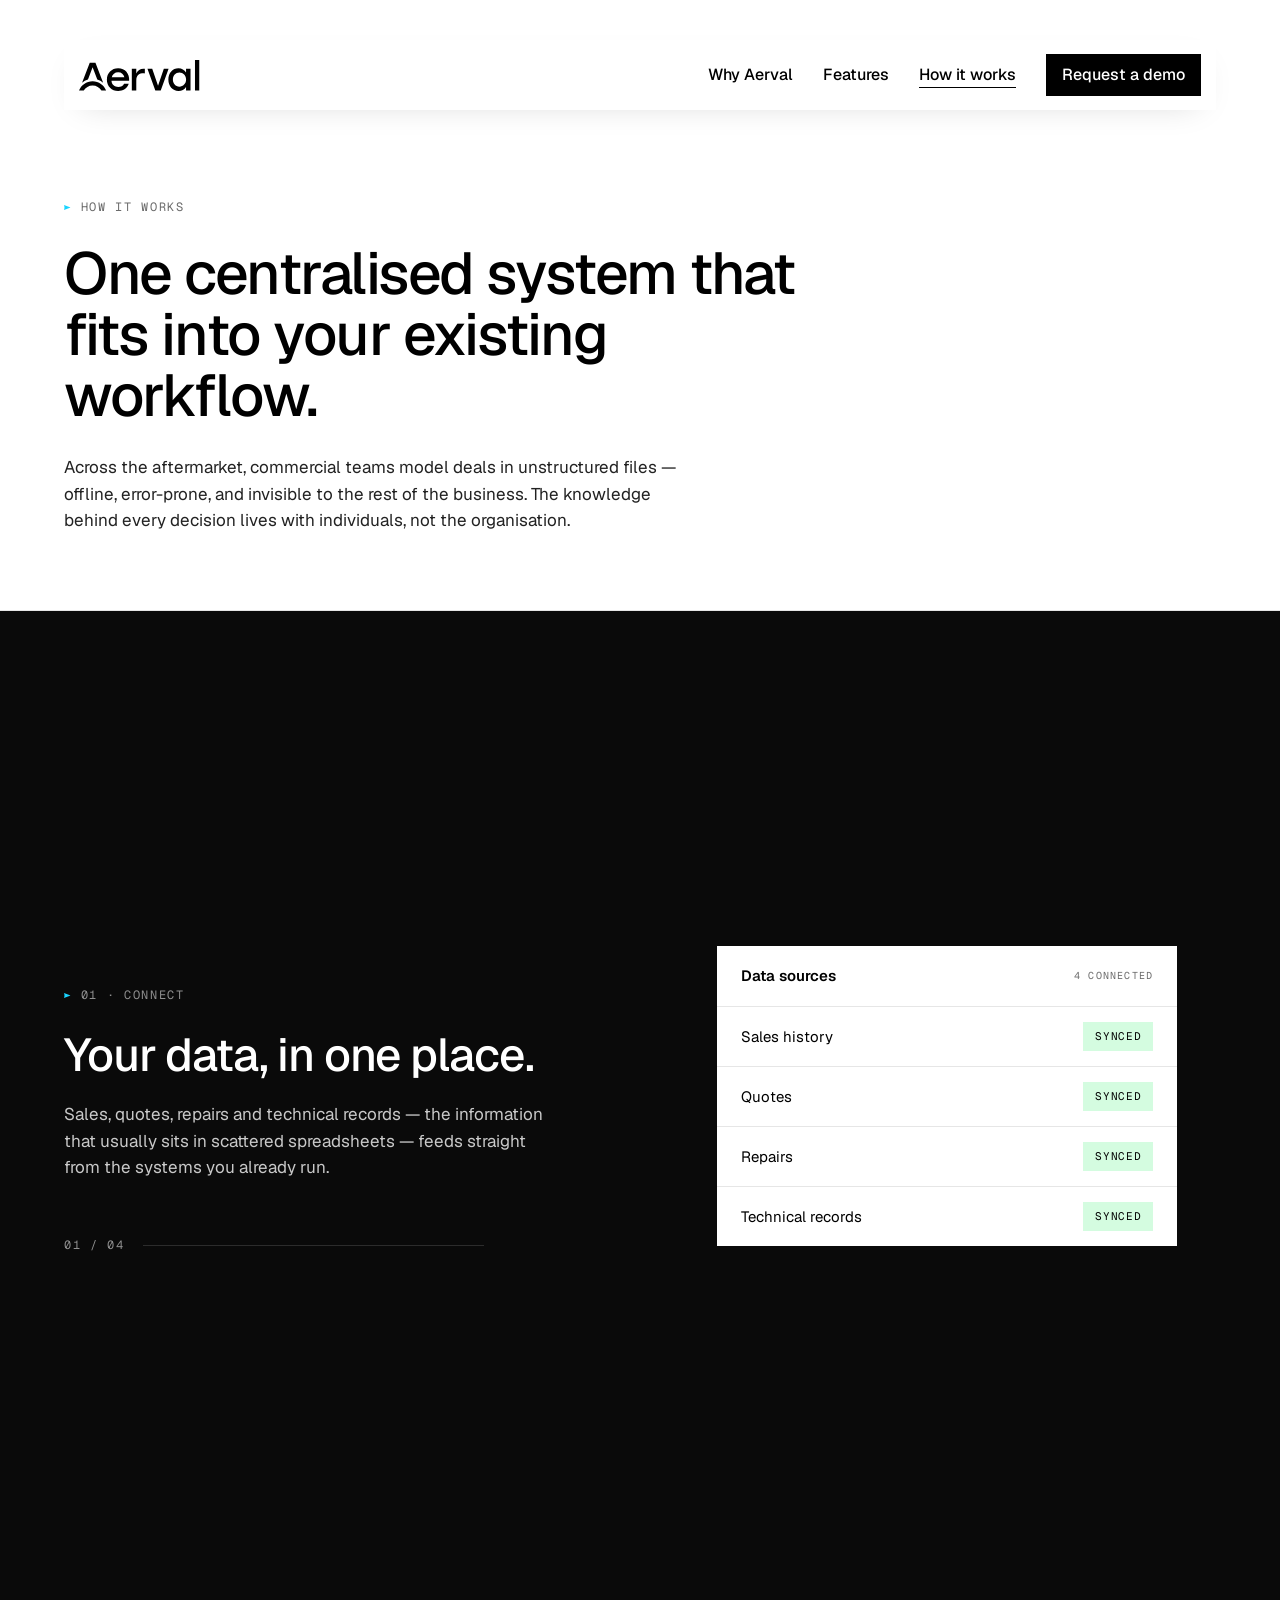
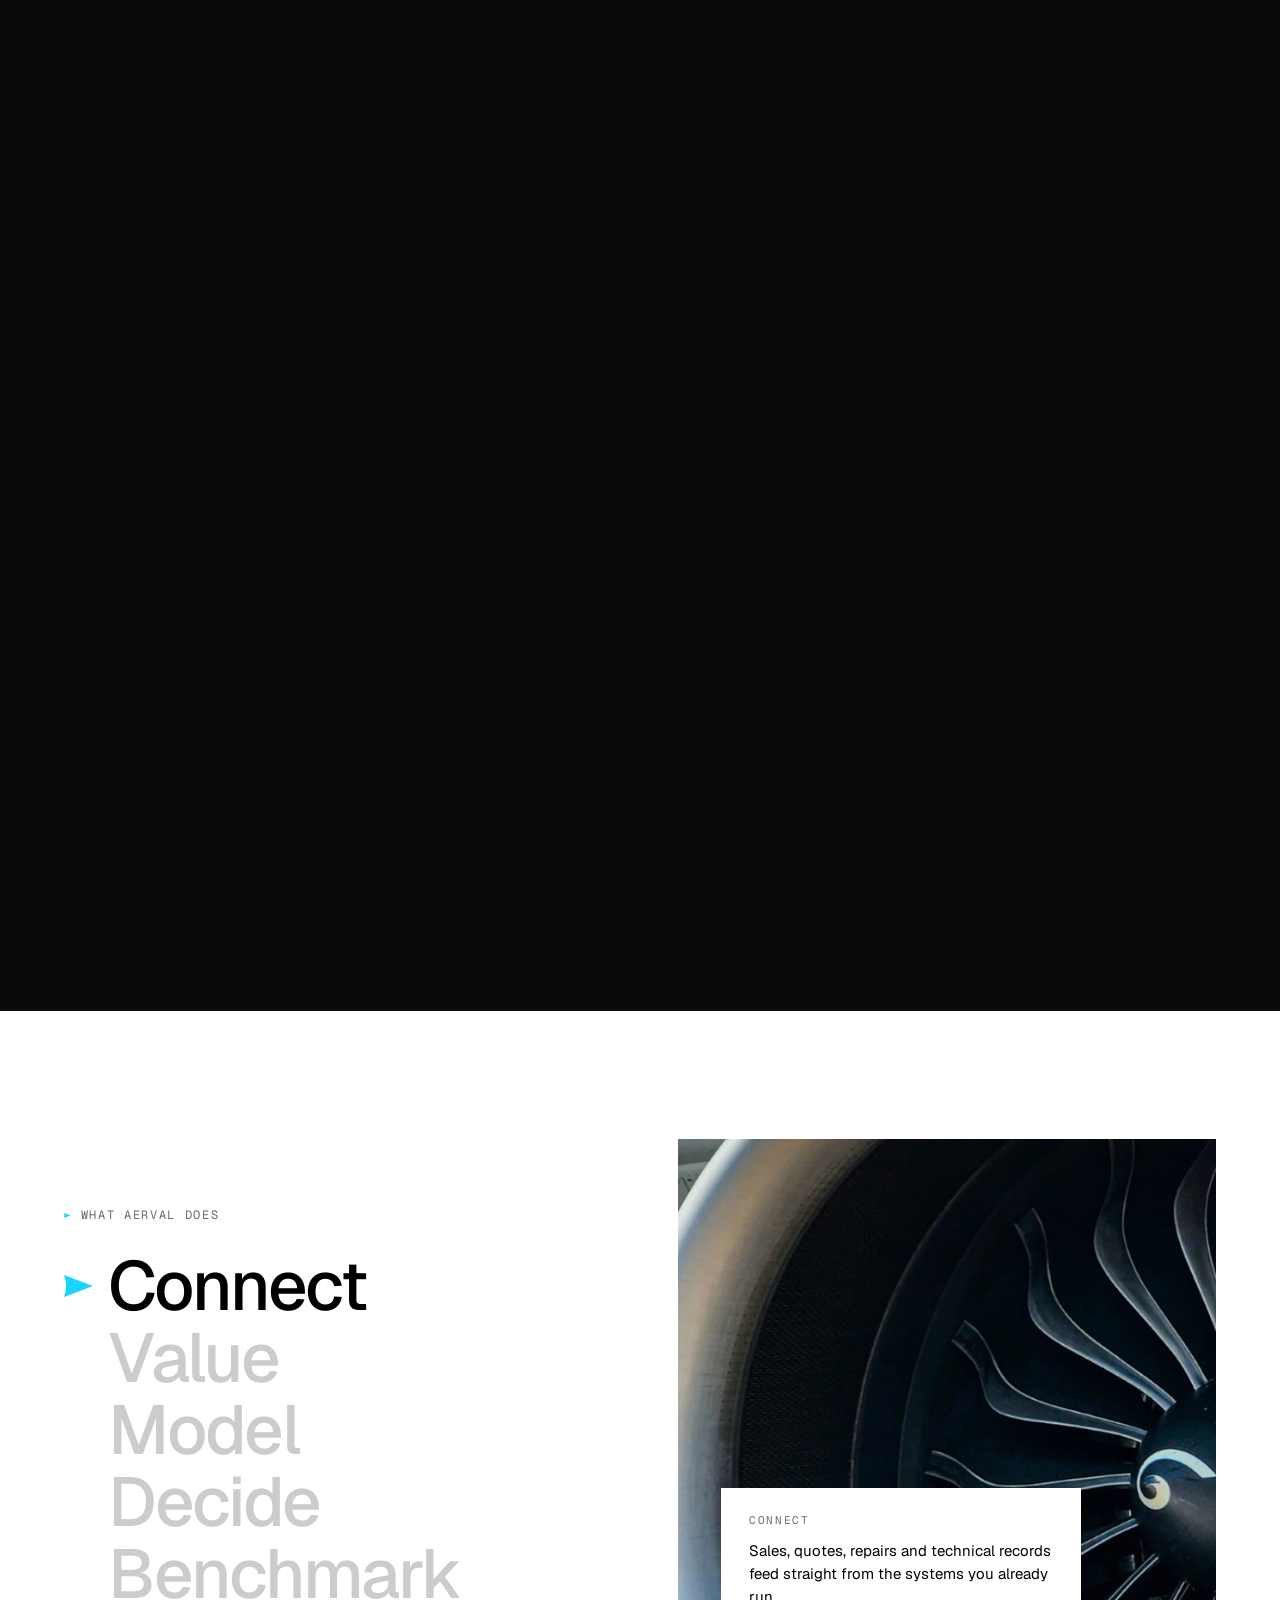
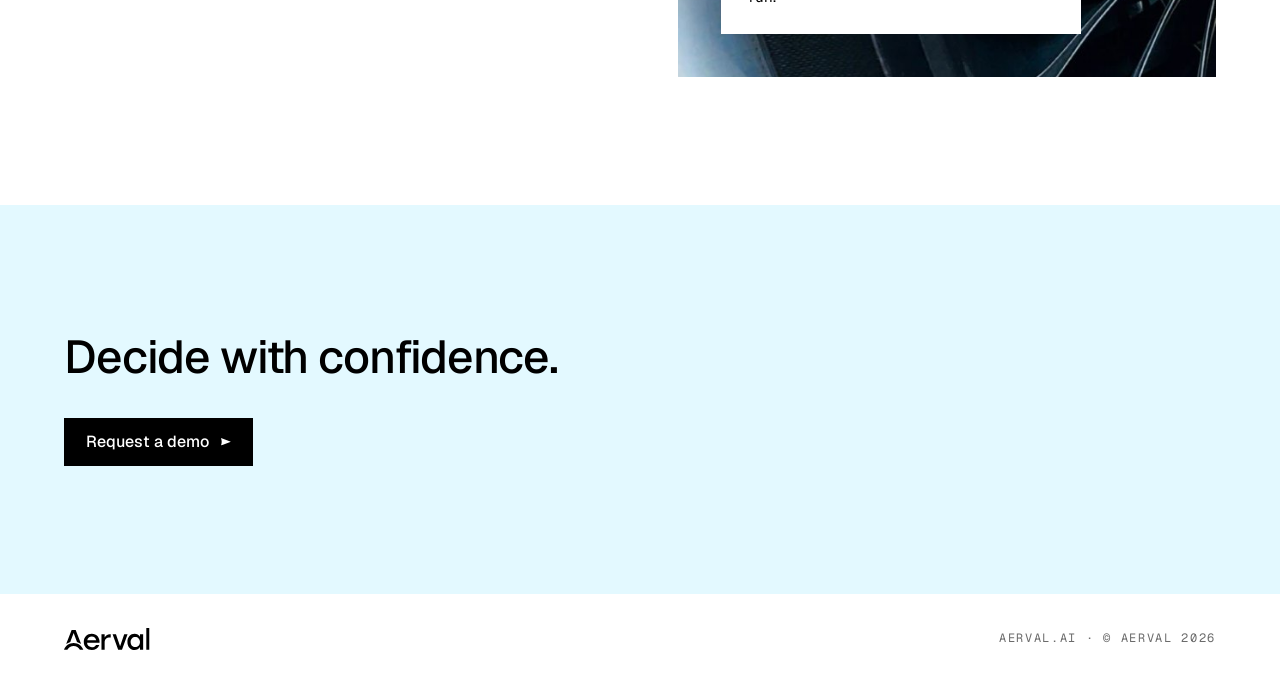
<file: how-it-works.html>
<!DOCTYPE html>
<html lang="en" class="no-js">
<head>
<meta charset="UTF-8">
<meta name="viewport" content="width=device-width, initial-scale=1.0">
<title>How it works — Aerval</title>
<meta name="description" content="How Aerval connects your sales, quotes, repairs and technical records into one system for valuing assets and modelling deals.">

<!-- Internal mock-up: keeps search engines out. Remove this line when the site goes public. -->
<meta name="robots" content="noindex, nofollow">

<meta property="og:type" content="website">
<meta property="og:title" content="How it works — Aerval">
<meta property="og:description" content="How Aerval connects your sales, quotes, repairs and technical records into one system for valuing assets and modelling deals.">
<!-- <meta property="og:url" content="https://YOUR-DOMAIN/how-it-works.html"> -->
<!-- <meta property="og:image" content="https://YOUR-DOMAIN/assets/og-image.jpg"> -->

<link rel="icon" href="assets/favicon.svg" type="image/svg+xml">
<link rel="preload" href="fonts/Geist-Variable.woff2" as="font" type="font/woff2" crossorigin>
<link rel="preload" href="fonts/GeistMono-Variable.woff2" as="font" type="font/woff2" crossorigin>
<link rel="stylesheet" href="css/styles.css">
<script src="js/main.js" defer></script>
</head>
<body>

<!-- Copy markers: text marked BRAND is taken from the brand project boards;
     text marked DRAFT was written to fill gaps and needs sign-off. -->

<svg width="0" height="0" style="position:absolute" aria-hidden="true">
  <symbol id="wedge" viewBox="0 0 127.06 96.02">
    <path d="M9,48.19c0-13.75-2.29-26.97-6.48-39.32C1.75,5.88.93,2.92,0,0l127.06,48.04L.11,96.02c.89-2.8,1.67-5.64,2.4-8.51,4.19-12.35,6.48-25.57,6.48-39.33Z"/>
  </symbol>
  <symbol id="logo" viewBox="0 0 912.02 234.6">
    <path d="M211.09,148.8c0-49.8,35.4-86.4,85.2-86.4,53.1,0,86.7,41.1,83.4,95.4h-133.8c2.4,30.3,23.7,47.1,51.3,47.1,19.8,0,36.3-8.4,44.1-24.6h35.1c-12.9,36.9-44.4,54-79.5,54-50.1,0-85.8-35.7-85.8-85.5ZM343.39,130.2c-5.1-22.8-21.9-38.4-47.1-38.4s-43.2,15.9-48.6,38.4h95.7Z"/>
    <path d="M399.69,66h33.9v36c10.2-22.8,28.8-36,54.9-36,4.2,0,7.5.3,9.9.9v34.5c-3-.3-5.7-.6-10.2-.6-30.9,0-54.6,13.8-54.6,54.6v75.6h-33.9V66Z"/>
    <path d="M618.66,231h-41.1l-59.4-165h36l44.1,129.6,43.8-129.6h36l-59.4,165Z"/>
    <path d="M676.37,148.5c0-50.4,32.7-86.1,75.9-86.1,25.8,0,45.9,12.9,57.9,31.8v-28.2h33.9v165h-33.9v-27.6c-12.3,18.9-31.8,31.2-57.6,31.2-44.1,0-76.2-35.7-76.2-86.1ZM810.48,148.5c0-31.5-21.9-53.7-50.7-53.7s-49.2,22.2-49.2,53.7,20.7,53.7,49.2,53.7,50.7-21.9,50.7-53.7Z"/>
    <path d="M877.82,0h34.2v231h-34.2V0Z"/>
    <path d="M67.46,148.1l4.16-10.92,31.3-82.89,29.72,78.72,5.77,15.16c16.4,4.8,31.44,12.82,44.38,23.34L124.52,21h-43.2L23.14,171.27c12.93-10.45,27.95-18.41,44.32-23.16Z"/>
    <path d="M35.94,231c13.47-22.95,38.39-38.4,66.87-38.4s53.4,15.45,66.87,38.4h35.94c-15.8-41.41-55.92-70.9-102.81-70.9S15.8,189.6,0,231h35.94Z"/>
  </symbol>
</svg>

<nav>
  <a class="logo" href="index.html" aria-label="Aerval home"><svg viewBox="0 0 912.02 234.6"><use href="#logo"></use></svg></a>
  <div class="links">
    <a href="founders.html">Why Aerval</a>
    <a href="features.html">Features</a>
    <a href="how-it-works.html" aria-current="page">How it works</a>
    <a class="demo" href="mailto:will.james@aerval.com?subject=Aerval%20demo%20request&amp;body=Hi%20Will%2C%0A%0AI%27d%20like%20to%20see%20a%20demo%20of%20Aerval.%0A%0AName%3A%0ACompany%3A%0ARole%3A%0A">Request a demo</a>
  </div>
</nav>

<main>
  <!-- ======================= PAGE HEAD ======================= -->
  <!-- BRAND: why Aerval board -->
  <section class="page-head" data-nav="light">
    <span class="mono eyebrow"><svg class="wedge"><use href="#wedge"></use></svg> How it works</span>
    <h1>One centralised system that fits into your existing workflow.</h1>
    <p class="lede">Across the aftermarket, commercial teams model deals in unstructured files — offline, error-prone, and invisible to the rest of the business. The knowledge behind every decision lives with individuals, not the organisation.</p>
  </section>

  <!-- ======================= PINNED STEPS ======================= -->
  <!-- Step 01: BRAND. Steps 02–04: DRAFT (03 adapts the brand valuation line). -->
  <section class="steps" data-nav="dark" data-steps style="--n:4">
    <div class="steps-pin">
    <div class="step on">
      <div class="step-copy">
        <span class="mono eyebrow"><svg class="wedge"><use href="#wedge"></use></svg> 01 · Connect</span>
        <h2 class="h2">Your data, in one place.</h2>
        <p>Sales, quotes, repairs and technical records — the information that usually sits in scattered spreadsheets — feeds straight from the systems you already run.</p>
      </div>
      <div class="step-ui">
        <div class="ui" aria-hidden="true">
          <div class="ui-head"><h4>Data sources</h4><span class="mono">4 connected</span></div>
          <div class="ui-row"><span>Sales history</span><span class="gchip pos">Synced</span></div>
          <div class="ui-row"><span>Quotes</span><span class="gchip pos">Synced</span></div>
          <div class="ui-row"><span>Repairs</span><span class="gchip pos">Synced</span></div>
          <div class="ui-row"><span>Technical records</span><span class="gchip pos">Synced</span></div>
        </div>
      </div>
    </div>
    <div class="step">
      <div class="step-copy">
        <span class="mono eyebrow"><svg class="wedge"><use href="#wedge"></use></svg> 02 · Match</span>
        <h2 class="h2">Every part, recognised.</h2>
        <p>Dash variants, superseded numbers and alternates are matched to the same part, so its history is never split across records.</p>
      </div>
      <div class="step-ui">
        <div class="ui" aria-hidden="true">
          <div class="ui-head"><h4>Part-number matching</h4><span class="mono">Example</span></div>
          <div class="ui-row"><span class="ui-pn">1234-567A <svg><use href="#wedge"></use></svg> 1234-567</span><span class="mono">Dash variant</span></div>
          <div class="ui-row"><span class="ui-pn">1234-560 <svg><use href="#wedge"></use></svg> 1234-567</span><span class="mono">Superseded</span></div>
          <div class="ui-row"><span class="ui-pn">98-7654 <svg><use href="#wedge"></use></svg> 1234-567</span><span class="mono">Alternate</span></div>
          <div class="ui-row"><span>One history for one part</span><span class="gchip pos">Matched</span></div>
        </div>
      </div>
    </div>
    <div class="step">
      <div class="step-copy">
        <span class="mono eyebrow"><svg class="wedge"><use href="#wedge"></use></svg> 03 · Value</span>
        <h2 class="h2">Every valuation explained.</h2>
        <p>A defensible corridor for every part number — worst, base and ceiling — built from real sales and explained feature by feature.</p>
      </div>
      <div class="step-ui">
        <div class="ui" aria-hidden="true">
          <div class="ui-head"><h4>Fan blades</h4><span class="mono">Pricing corridor</span></div>
          <div class="ui-corridor">
            <span class="big"><span class="mono">Base value</span><b>$2,175</b></span>
            <div class="track"><i style="left:69.7%"></i></div>
            <div class="ends"><span><span class="mono">Worst</span><b>$1,600</b></span><span><span class="mono">Ceiling</span><b>$2,425</b></span></div>
          </div>
        </div>
      </div>
    </div>
    <div class="step">
      <div class="step-copy">
        <span class="mono eyebrow"><svg class="wedge"><use href="#wedge"></use></svg> 04 · Share</span>
        <h2 class="h2">Knowledge that stays with the business.</h2>
        <p>Deals, assumptions and outcomes live in one shared system, so the knowledge behind every decision belongs to the organisation, not to individuals.</p>
      </div>
      <div class="step-ui">
        <div class="ui" aria-hidden="true">
          <div class="ui-head"><h4>Deal #12 · activity</h4><span class="mono">Shared</span></div>
          <div class="ui-row"><span class="ui-act"><span class="ui-who">CM</span><span>Commercial<small>Set the base case</small></span></span><span class="mono">09:12</span></div>
          <div class="ui-row"><span class="ui-act"><span class="ui-who">EN</span><span>Engineering<small>Added a repair quote</small></span></span><span class="mono">10:40</span></div>
          <div class="ui-row"><span class="ui-act"><span class="ui-who">FI</span><span>Finance<small>Approved the bid</small></span></span><span class="mono">14:05</span></div>
        </div>
      </div>
    </div>
      <div class="steps-progress" aria-hidden="true"><span class="mono" data-step-count>01 / 04</span><span class="bar"><span></span></span></div>
    </div>
  </section>

  <!-- ======================= WORD LIST ======================= -->
  <!-- Words: BRAND. Benchmark text: BRAND. Other texts: adapted from brand lines.
       Images: LOW-RES crops from the brand collage, stand-ins until the agency supplies originals. -->
  <section class="words" data-nav="light" data-words>
    <div>
      <span class="mono eyebrow"><svg class="wedge"><use href="#wedge"></use></svg> What Aerval does</span>
      <ul>
        <li><button type="button" class="word" aria-controls="w-connect" aria-pressed="true"><svg class="wedge"><use href="#wedge"></use></svg>Connect</button></li>
        <li><button type="button" class="word" aria-controls="w-value" aria-pressed="false"><svg class="wedge"><use href="#wedge"></use></svg>Value</button></li>
        <li><button type="button" class="word" aria-controls="w-model" aria-pressed="false"><svg class="wedge"><use href="#wedge"></use></svg>Model</button></li>
        <li><button type="button" class="word" aria-controls="w-decide" aria-pressed="false"><svg class="wedge"><use href="#wedge"></use></svg>Decide</button></li>
        <li><button type="button" class="word" aria-controls="w-benchmark" aria-pressed="false"><svg class="wedge"><use href="#wedge"></use></svg>Benchmark</button></li>
      </ul>
    </div>
    <div class="words-stage">
      <div class="wpanel on" id="w-connect">
        <img src="assets/brand-fan-lowres.jpg" alt="" loading="lazy" decoding="async">
        <div class="wbox"><span class="mono">Connect</span><p>Sales, quotes, repairs and technical records feed straight from the systems you already run.</p></div>
      </div>
      <div class="wpanel" id="w-value">
        <img src="assets/brand-nacelle-lowres.jpg" alt="" loading="lazy" decoding="async">
        <div class="wbox"><span class="mono">Value</span><p>A defensible corridor for every part number — worst, base and ceiling.</p></div>
      </div>
      <div class="wpanel" id="w-model">
        <img src="assets/brand-cockpit-lowres.jpg" alt="" loading="lazy" decoding="async">
        <div class="wbox"><span class="mono">Model</span><p>Run scenario outcomes against your bid price and watch the whole package respond live.</p></div>
      </div>
      <div class="wpanel" id="w-decide">
        <img src="assets/brand-wingtip-lowres.jpg" alt="" loading="lazy" decoding="async">
        <div class="wbox"><span class="mono">Decide</span><p>Your people stay in control, with the data and insight to make every purchase the most informed one.</p></div>
      </div>
      <div class="wpanel" id="w-benchmark">
        <img src="assets/brand-engine-wing-lowres.jpg" alt="" loading="lazy" decoding="async">
        <div class="wbox right"><span class="mono">Benchmark</span><p>Sense the market with anonymised pricing corridors — a more precise level of benchmarking and valuation for the whole aftermarket, including the inventory lenders finance.</p></div>
      </div>
    </div>
  </section>

  <!-- ======================= CTA ======================= -->
  <section class="cta" data-nav="light">
    <h2 class="rev">Decide with&nbsp;confidence.</h2>
    <a class="btn rev" href="mailto:will.james@aerval.com?subject=Aerval%20demo%20request&amp;body=Hi%20Will%2C%0A%0AI%27d%20like%20to%20see%20a%20demo%20of%20Aerval.%0A%0AName%3A%0ACompany%3A%0ARole%3A%0A">Request a demo <svg class="wedge"><use href="#wedge"></use></svg></a>
  </section>
</main>

<footer data-nav="light">
  <a class="logo" href="index.html" aria-label="Aerval home"><svg viewBox="0 0 912.02 234.6"><use href="#logo"></use></svg></a>
  <span class="mono">aerval.ai · © Aerval <span data-year>2026</span></span>
</footer>

</body>
</html>
</file>
<file: css/styles.css>
/* ==========================================================================
   Aerval — hero concept
   Unused section styles from the mock-up (why/audiences, pillars, word list,
   pinned "how it works", feature blocks, who, CTA) were removed. Add them back
   as those sections get built.
   ========================================================================== */

@font-face{
  font-family:'Geist';
  src:url("../fonts/Geist-Variable.woff2") format("woff2");
  font-weight:100 900;
  font-style:normal;
  font-display:swap;
}
@font-face{
  font-family:'Geist Mono';
  src:url("../fonts/GeistMono-Variable.woff2") format("woff2");
  font-weight:100 900;
  font-style:normal;
  font-display:swap;
}

:root{
  --ink:#000000;
  --paper:#ffffff;
  --paper-2:#fafafa;
  --mint:#e3f9ff;
  --mint-deep:#bff3ec;
  --mint-hover:#1ad4ff;
  --panel:#0a0a0a;
  --panel-2:#141414;
  --hairline:#e6e6e6;
  --hairline-dark:#2c2c2c;
  --grey:#6b6b6b;
  --pos:#d4fce0;
  --neg:#ffe1e1;
  --display:'Geist',-apple-system,BlinkMacSystemFont,'Segoe UI',sans-serif;
  --body:'Geist',-apple-system,BlinkMacSystemFont,'Segoe UI',sans-serif;
  --mono:'Geist Mono',ui-monospace,SFMono-Regular,Menlo,monospace;
  --pad:clamp(24px,5vw,88px);
  --ease:cubic-bezier(.22,.61,.36,1);
}

/* ---------- base ---------- */
*{margin:0;padding:0;box-sizing:border-box}
html{scroll-behavior:smooth;scroll-padding-top:130px}
body{font-family:var(--body);background:var(--paper);color:var(--ink);font-size:17px;line-height:1.55;-webkit-font-smoothing:antialiased}
::selection{background:var(--mint)}
img{display:block;max-width:100%}
a{color:inherit}
svg.wedge{width:.62em;height:.47em;fill:currentColor;flex:none}
svg.wedge.rot-up{transform:rotate(-90deg)}
svg.wedge.rot-down{transform:rotate(90deg)}

.mono{font-family:var(--mono);font-size:12px;letter-spacing:.14em;text-transform:uppercase}
.btn{display:inline-flex;align-self:flex-start;align-items:center;gap:12px;background:var(--ink);color:var(--paper);font-weight:500;font-size:16px;line-height:23.25px;padding:12px 22px;text-decoration:none;transition:background .2s,color .2s,gap .2s}
.btn:hover{background:var(--mint-hover);color:var(--ink);gap:16px}
a:focus-visible,button:focus-visible,input:focus-visible{outline:2px solid var(--mint-hover);outline-offset:3px}

/* ---------- nav · floating glass, inverts over light sections ---------- */
nav{position:fixed;z-index:60;top:40px;left:var(--pad);right:var(--pad);height:70px;
  display:flex;justify-content:space-between;align-items:center;padding:10px 15px;
  background:rgba(14,14,14,.42);
  -webkit-backdrop-filter:blur(13px) saturate(1.4);backdrop-filter:blur(13px) saturate(1.4);
  box-shadow:0 10px 34px -14px rgba(0,0,0,.35);
  transition:background .4s var(--ease),box-shadow .4s var(--ease)}
.logo{display:flex;align-items:center;line-height:0}
.logo svg{height:31px;width:auto;display:block;fill:var(--paper);transition:fill .4s var(--ease)}
nav .links{display:flex;gap:30px;align-items:center}
nav .links a{text-decoration:none;font-size:16px;line-height:20.93px;font-weight:500;color:#d6d6d6;transition:color .15s}
nav .links a:hover{color:var(--paper)}
nav .links a.demo{background:var(--paper);color:var(--ink);padding:9px 16px;line-height:23.25px;transition:background .2s,color .2s}
nav .links a.demo:hover{background:var(--mint-hover);color:var(--ink)}
nav.on-light{background:rgba(255,255,255,.55);box-shadow:0 10px 34px -18px rgba(0,0,0,.18)}
nav.on-light .logo svg{fill:var(--ink)}
nav.on-light .links a,nav.on-light .links a:hover{color:var(--ink)}
nav.on-light .links a.demo{background:var(--ink);color:var(--paper)}
nav.on-light .links a.demo:hover{background:var(--mint-hover);color:var(--ink)}
nav .links a[aria-current="page"]{color:var(--paper);text-decoration:underline;text-decoration-thickness:1px;text-underline-offset:7px}
nav.on-light .links a[aria-current="page"]{color:var(--ink)}
@media(max-width:960px){nav .links a:not(.demo){display:none}}
@media(max-width:480px){nav{top:16px}.logo svg{height:24px}}

/* ---------- hero · full viewport ---------- */
.hero{display:grid;grid-template-columns:minmax(0,1fr) minmax(0,1fr);height:100svh;min-height:620px}
.hero-copy{position:relative;padding:clamp(96px,12vh,150px) var(--pad) clamp(40px,6vh,80px);display:flex;flex-direction:column;justify-content:center;align-items:flex-start}
.hero-copy>*{position:relative;z-index:1}
.hero-copy::before{content:"";position:absolute;inset:0;z-index:0;pointer-events:none;
  background:url("../assets/hero-texture.png") center/cover no-repeat}
h1{font-family:var(--display);font-weight:500;font-size:clamp(42px,4.6vw,76px);line-height:1.04;letter-spacing:-.025em;margin-bottom:30px}
.hero-copy>p{max-width:44ch;font-size:17px;line-height:26.35px;color:#222;margin-bottom:38px}
@media(max-width:900px){.hero{grid-template-columns:1fr;height:auto;min-height:100svh}}

/* ---------- focus stage ---------- */
.stage{position:relative;overflow:hidden;background:#dfe7ec}
.stage::after{content:'';position:absolute;inset:0;z-index:3;pointer-events:none;
  background:rgba(8,10,12,.34);opacity:0;transition:opacity .5s var(--ease)}
.stage.focused::after{opacity:1}
.stage.closing::after{opacity:0;transition:opacity .45s var(--ease)}
.stage img.ph{position:absolute;inset:0;width:100%;height:100%;object-fit:cover;object-position:26% center}

/* HUD overlay — leader line from marker to panel frame */
.hud{position:absolute;inset:0;z-index:4;width:100%;height:100%;pointer-events:none;opacity:0;transition:opacity .25s var(--ease)}
.hud.on{opacity:1}
.hud polyline{fill:none;stroke:rgba(255,255,255,.95);stroke-width:1;stroke-linecap:square;stroke-dasharray:var(--len);stroke-dashoffset:var(--len)}
.hud.on polyline{animation:hudDraw .40s cubic-bezier(.22,1,.36,1) .05s both}
.hud.out{opacity:1;transition:none}
.hud.out polyline{animation:hudUndraw .34s cubic-bezier(.4,0,.2,1) .34s both}
@keyframes hudDraw{from{stroke-dashoffset:var(--len)}to{stroke-dashoffset:0}}
@keyframes hudUndraw{from{stroke-dashoffset:0}to{stroke-dashoffset:var(--len)}}

.gframe{position:absolute;inset:-10px;background:rgba(255,255,255,.2);border:1px solid var(--paper);pointer-events:none;
  clip-path:inset(0 0 100% 0);transition:clip-path .36s cubic-bezier(.4,0,.2,1) .16s}
.glass.show .gframe{clip-path:inset(0 0 0 0);transition:clip-path .55s cubic-bezier(.22,1,.36,1) .30s}

/* hotspot markers */
.spot{position:absolute;z-index:6;width:38px;height:38px;display:grid;place-items:center;padding:13px;cursor:pointer;
  background:rgba(0,0,0,.34);border:1px solid var(--paper);transition:opacity .3s,background .25s var(--ease)}
.spot .dot{width:10px;height:10px;background:var(--paper);transition:background .25s var(--ease)}
.spot:hover,.spot:focus-visible{background:rgba(0,0,0,.5)}
.spot.active{background:var(--paper)}
.spot.active .dot{background:var(--ink)}
.spot .slabel{position:absolute;left:100%;top:-1px;margin-left:-1px;display:flex;align-items:center;height:38px;
  background:var(--paper);border:1px solid var(--paper);color:var(--ink);font-weight:600;font-size:16px;line-height:23.25px;white-space:nowrap;
  padding:0 13px;opacity:0;transform:translateX(-6px);pointer-events:none;transition:opacity .26s var(--ease),transform .26s var(--ease)}
.spot:hover .slabel,.spot:focus-visible .slabel{opacity:1;transform:translateX(0)}
.stage.focused .spot:not(.active){opacity:0;pointer-events:none}
.stage.focused .spot.active .slabel{opacity:0}

/* cards */
.glass{position:absolute;z-index:5;width:min(391px,86%);max-height:86%;color:var(--ink);
  opacity:0;visibility:hidden;transition:opacity 0s .42s,visibility 0s .42s}
.glass.show{opacity:1;visibility:visible;transition:opacity 0s .58s,visibility 0s .58s}
.stage > .glass{left:5.4%;bottom:4.6%}
.gbody{position:relative;background:var(--paper);padding:25px 36px 34px;clip-path:inset(0 0 100% 0);transition:clip-path .42s cubic-bezier(.4,0,.2,1)}
.glass.show .gbody{clip-path:inset(0 0 0 0);transition:clip-path .5s cubic-bezier(.22,1,.36,1) .6s}
.gclose{position:absolute;top:20px;right:20px;width:38px;height:38px;background:var(--ink);color:var(--paper);border:none;cursor:pointer;font-size:19px;line-height:1;display:grid;place-items:center;transition:background .2s,color .2s}
.gclose:hover{background:var(--mint-hover);color:var(--ink)}
.glass h4{font-weight:600;font-size:16px;line-height:23.25px;margin:0 0 1px;padding-right:60px}
.gsub{display:block;font-size:16px;line-height:23.25px;color:var(--grey);margin-bottom:24px;padding-right:60px}
.grow{display:flex;justify-content:space-between;align-items:flex-end;gap:16px;border-top:1px solid var(--hairline);padding:19px 0 17px}
.gl{display:flex;flex-direction:column;gap:6px;align-items:flex-start}
.gl .mono{font-size:11px;letter-spacing:1.4px;color:var(--grey)}
.grow .val{font-family:var(--display);font-weight:500;font-size:29px;letter-spacing:-.58px;font-variant-numeric:tabular-nums}
.gchip{display:inline-flex;align-items:center;gap:8.72px;flex:none;padding:8px 14.71px 8px 14px;font-family:var(--mono);font-size:11px;letter-spacing:.66px;text-transform:uppercase;color:var(--ink);font-variant-numeric:tabular-nums}
.gchip svg{width:6.05px;height:4.62px;fill:currentColor;flex:none}
.gchip.pos{background:var(--pos)}
.gchip.neg{background:var(--neg)}
.gpath{display:flex;align-items:center;gap:10px;border-top:1px solid var(--hairline);padding-top:36px}
.gcol{flex:1 0 0;min-width:0;display:flex;flex-direction:column;align-items:center;gap:20px}
.gcol .mono{font-size:11px;line-height:15.5px;letter-spacing:1.4px;color:var(--grey);text-align:center}
.gcol .gn{font-family:var(--display);font-weight:500;font-size:42px;line-height:42px;letter-spacing:-.02em;font-variant-numeric:tabular-nums}
.gpw{width:16px;height:12px;fill:var(--ink);flex:none}
.gfoot{display:flex;justify-content:center;margin-top:24px}
.gfoot .gchip{height:36px;padding:0 16px;gap:16px}
.gfoot .gchip svg{width:8.67px;height:6.62px}

/* card contents stagger in behind the panel */
.gbody>.grow,.gbody>.gpath,.gbody>.gfoot{opacity:0;transform:translateY(8px);transition:opacity .5s var(--ease),transform .5s var(--ease)}
.glass.show .gbody>.grow,.glass.show .gbody>.gpath,.glass.show .gbody>.gfoot{opacity:1;transform:none}
.glass.show .gbody>*:nth-child(4){transition-delay:.80s}
.glass.show .gbody>*:nth-child(5){transition-delay:.88s}
.glass.show .gbody>*:nth-child(6){transition-delay:.96s}

/* small screens: no leader line, card centred on the photo.
   Kept after the card rules so it wins over the desktop resting position. */
@media(max-width:900px){
  .stage{min-height:max(88vw,480px)}
  .hud{display:none}
  .stage > .glass{bottom:auto;left:50%;top:50%;transform:translate(-50%,-50%)}
  .spot .slabel{display:none}
}

/* ---------- USP strip ---------- */
.usp{display:grid;grid-template-columns:repeat(4,1fr);gap:1px;background:var(--hairline);border-block:1px solid var(--hairline);color:var(--paper)}
.usp>div{background:var(--panel);padding:34px clamp(24px,3vw,44px) 38px}
.usp .mono{color:#8f8f8f;display:flex;align-items:center;gap:10px;margin-bottom:14px;line-height:18.6px}
.usp .mono svg{width:.55em;height:.42em;fill:var(--mint-hover)}
.usp h3{font-family:var(--display);font-weight:500;font-size:21px;letter-spacing:-.015em;line-height:25.2px;margin-bottom:8px}
.usp p{font-size:14.5px;line-height:22.48px;color:#c9c9c9;max-width:30ch}
@media(max-width:960px){.usp{grid-template-columns:repeat(2,1fr)}}
@media(max-width:640px){.usp{grid-template-columns:1fr}}

/* ---------- footer ---------- */
footer{display:flex;justify-content:space-between;align-items:center;padding:34px var(--pad);flex-wrap:wrap;gap:16px}
footer .logo svg{height:22px;fill:var(--ink)}
footer .mono{color:var(--grey)}

/* ---------- shared page components ---------- */
.eyebrow{display:flex;align-items:center;gap:10px;color:var(--grey);margin-bottom:26px}
.eyebrow svg{width:.55em;height:.42em;fill:var(--mint-hover)}
[data-nav="dark"] .eyebrow{color:#8f8f8f}
.h2{font-family:var(--display);font-weight:500;font-size:clamp(32px,3.6vw,56px);line-height:1.06;letter-spacing:-.025em}
.page-head .lede{max-width:56ch;color:#222;margin-top:28px}

/* ==========================================================================
   Founders page
   ========================================================================== */
.page-head{padding:clamp(170px,22vh,240px) var(--pad) clamp(48px,6vw,90px);border-bottom:1px solid var(--hairline)}
.page-head h1{max-width:20ch;margin-bottom:0}

.founders{display:grid;grid-template-columns:repeat(2,minmax(0,1fr));gap:1px;background:var(--hairline-dark);color:var(--paper)}
@media(max-width:640px){.founders{grid-template-columns:1fr}}
.founder{background:var(--panel);display:flex;flex-direction:column}
.portrait{aspect-ratio:1/1;width:50%;height:auto;object-fit:cover;background:var(--panel-2);margin:clamp(24px,3vw,44px) clamp(24px,3vw,44px) 0}
.founder-copy{padding:32px clamp(24px,3vw,44px) 44px}
.founder-copy>.mono{color:#8f8f8f;display:flex;align-items:center;gap:10px;margin-bottom:14px;line-height:18.6px}
.founder-copy>.mono svg{width:.55em;height:.42em;fill:var(--mint-hover)}
.founder h2{font-family:var(--display);font-weight:500;font-size:clamp(28px,2.6vw,40px);line-height:1.1;letter-spacing:-.02em;margin-bottom:6px}
.founder .role{color:#c9c9c9;margin-bottom:28px}
.contact div{display:flex;justify-content:space-between;align-items:baseline;gap:16px;border-top:1px solid var(--hairline-dark);padding:14px 0}
.contact dt{color:#8f8f8f;flex:none}
.contact dd{min-width:0;text-align:right;overflow-wrap:anywhere}
.contact a{text-decoration:none;transition:color .2s}
.contact a:hover{color:var(--mint-hover)}

/* ==========================================================================
   Features page
   ========================================================================== */

/* pillars · pale band, three columns with line icons */
.pillars{background:var(--paper-2);display:grid;grid-template-columns:repeat(3,minmax(0,1fr));gap:clamp(32px,4vw,72px);padding:clamp(64px,8vw,110px) var(--pad);border-bottom:1px solid var(--hairline)}
.pillars svg.icon{width:36px;height:36px;fill:none;stroke:var(--ink);stroke-width:2;stroke-linecap:square;margin-bottom:22px}
.pillars .mono{display:block;color:var(--grey);margin-bottom:10px}
.pillars h3{font-weight:500;font-size:21px;line-height:25.2px;letter-spacing:-.015em;margin-bottom:8px}
.pillars p{font-size:15px;line-height:23px;color:#444;max-width:36ch}
@media(max-width:860px){.pillars{grid-template-columns:1fr}}

/* feature blocks · copy beside a demo panel, alternating light and dark */
.feature{display:grid;grid-template-columns:minmax(0,1fr) minmax(0,1fr);min-height:min(92svh,860px)}
.feature.dark{background:var(--panel);color:var(--paper)}
.feature.flip .feature-demo{order:-1}
.feature-copy{padding:clamp(80px,10vw,150px) var(--pad);display:flex;flex-direction:column;justify-content:center}
.feature-copy>p{max-width:46ch;color:#333;margin-top:22px}
.feature.dark .feature-copy>p{color:#c9c9c9}
.feature-demo{position:relative;overflow:hidden;display:grid;place-items:center;padding:clamp(40px,5vw,80px) clamp(24px,4vw,64px);background:var(--panel-2)}
.feature-demo>img{position:absolute;inset:0;width:100%;height:100%;object-fit:cover;object-position:30% center}
@media(max-width:900px){.feature{grid-template-columns:1fr;min-height:0}.feature.flip .feature-demo{order:0}.feature-demo{min-height:520px}}

/* accordion list under the copy */
.acc{margin-top:40px;max-width:520px;border-bottom:1px solid var(--hairline)}
.feature.dark .acc{border-color:var(--hairline-dark)}
.acc-btn{width:100%;display:flex;justify-content:space-between;align-items:center;gap:16px;background:none;border:0;border-top:1px solid var(--hairline);color:inherit;font:inherit;font-size:15px;font-weight:500;text-align:left;padding:16px 0;cursor:pointer}
.feature.dark .acc-btn{border-color:var(--hairline-dark)}
.acc-btn::after{content:"+";font-weight:400;font-size:18px;line-height:1;transition:transform .25s var(--ease)}
.acc-btn[aria-expanded="true"]::after{transform:rotate(45deg)}
.acc-btn:hover{color:var(--grey)}
.feature.dark .acc-btn:hover{color:#c9c9c9}
.acc-panel p{font-size:15px;line-height:23px;color:var(--grey);padding:0 32px 18px 0}
.feature.dark .acc-panel p{color:#a8a8a8}

/* scenario toggle shared by the demo cards */
.seg{display:flex;border:1px solid var(--hairline);margin:4px 0 18px}
.seg button{flex:1;background:none;border:0;color:inherit;font-family:var(--mono);font-size:11px;letter-spacing:.14em;text-transform:uppercase;padding:9px 6px;cursor:pointer;transition:background .2s,color .2s}
.seg button+button{border-left:1px solid var(--hairline)}
.seg button:hover{color:var(--grey)}
.seg button[aria-pressed="true"]{background:var(--ink);color:var(--paper)}
.dcard .seg,.dcard .seg button+button{border-color:var(--hairline-dark)}
.dcard .seg button:hover{color:#c9c9c9}
.dcard .seg button[aria-pressed="true"]{background:var(--paper);color:var(--ink)}

/* valuation demo card (sits on the photo) */
.vcard{position:relative;z-index:1;width:min(391px,100%);background:var(--paper);color:var(--ink);padding:25px 32px 22px}
.vcard h4{font-weight:600;font-size:16px;line-height:23.25px}
.vcard .gsub{display:block;font-size:16px;line-height:23.25px;color:var(--grey);margin-bottom:18px}
.vbig{display:flex;flex-direction:column;gap:6px;padding:4px 0 18px}
.vbig .mono{font-size:11px;letter-spacing:1.4px;color:var(--grey)}
.vbig .val{font-weight:500;font-size:48px;line-height:1;letter-spacing:-.03em;font-variant-numeric:tabular-nums}
.vcard .grow{padding:14px 0 12px;transition:opacity .3s var(--ease)}
.vcard .grow .val{font-size:22px;letter-spacing:-.4px}
.vcard .grow.dim{opacity:.38}

/* deal-scenario demo card */
.dcard{position:relative;z-index:1;width:min(420px,100%);background:var(--panel);border:1px solid var(--hairline-dark);color:var(--paper);padding:26px 28px 22px}
.dcard>.mono{display:block;font-size:11px;letter-spacing:1.4px;color:#8f8f8f}
.dcard .dtotal{display:block;font-weight:500;font-size:44px;line-height:1;letter-spacing:-.03em;margin:14px 0 20px;font-variant-numeric:tabular-nums}
.dcard input[type=range]{--fill:.55;width:100%;height:18px;margin:0;background:none;-webkit-appearance:none;appearance:none;cursor:pointer}
.dcard input[type=range]::-webkit-slider-runnable-track{height:2px;background:linear-gradient(90deg,var(--paper) calc(var(--fill)*100%),var(--hairline-dark) 0)}
.dcard input[type=range]::-webkit-slider-thumb{-webkit-appearance:none;width:14px;height:14px;margin-top:-6px;background:var(--paper);border:0}
.dcard input[type=range]::-moz-range-track{height:2px;background:var(--hairline-dark)}
.dcard input[type=range]::-moz-range-progress{height:2px;background:var(--paper)}
.dcard input[type=range]::-moz-range-thumb{width:14px;height:14px;background:var(--paper);border:0;border-radius:0}
.dscale{display:flex;justify-content:space-between;margin:8px 0 18px}
.dscale .mono{font-size:10px;letter-spacing:1.2px;color:#8f8f8f}
.drow{display:flex;justify-content:space-between;align-items:baseline;border-top:1px solid var(--hairline-dark);padding:12px 0;font-size:15px}
.drow .dv{font-variant-numeric:tabular-nums}
.drow.total{font-weight:500}
.dnote{display:block;font-size:10px!important;color:#6b6b6b!important;margin-top:10px}

/* who it's for · dark grid, cells invert on hover */
.who{background:var(--panel);color:var(--paper);padding:clamp(80px,10vw,150px) var(--pad)}
.who .h2{max-width:18ch;margin-bottom:clamp(40px,5vw,72px)}
.who-grid{display:grid;grid-template-columns:repeat(3,minmax(0,1fr));gap:1px;background:var(--hairline-dark);border:1px solid var(--hairline-dark)}
.who-cell{background:var(--panel);padding:40px clamp(24px,3vw,40px) 48px;transition:background .3s var(--ease),color .3s var(--ease)}
.who-cell h3{font-weight:500;font-size:24px;line-height:1.2;letter-spacing:-.015em;margin-bottom:12px}
.who-cell p{font-size:15px;line-height:23px;color:#c9c9c9;max-width:34ch;transition:color .3s var(--ease)}
.who-cell:hover{background:var(--paper);color:var(--ink)}
.who-cell:hover p{color:#333}
@media(max-width:860px){.who-grid{grid-template-columns:1fr}}

/* ==========================================================================
   How it works page
   ========================================================================== */

/* pinned steps · the section is tall, the inner frame sticks while four steps crossfade */
.steps{position:relative;background:var(--panel);color:var(--paper);height:calc(var(--n,4) * 100svh)}
.steps-pin{position:sticky;top:0;height:100svh;display:grid;grid-template-columns:minmax(0,1fr) minmax(0,1fr);grid-template-rows:auto auto;align-content:center;column-gap:clamp(40px,6vw,120px);padding:130px var(--pad) 60px}
.step{display:contents}
.step-copy{grid-column:1;grid-row:1;align-self:end}
.step-ui{grid-column:2;grid-row:1/span 2;align-self:center}
.step-copy,.step-ui{opacity:0;transform:translateY(14px);pointer-events:none;transition:opacity .5s var(--ease),transform .5s var(--ease)}
.step.on .step-copy,.step.on .step-ui{opacity:1;transform:none;pointer-events:auto}
.step-copy p{max-width:44ch;color:#c9c9c9;margin-top:22px}
.steps-progress{grid-column:1;grid-row:2;display:flex;align-items:center;gap:18px;margin-top:56px;max-width:420px}
.steps-progress .mono{color:#8f8f8f;font-variant-numeric:tabular-nums}
.steps-progress .bar{flex:1;height:1px;background:var(--hairline-dark);position:relative}
.steps-progress .bar span{position:absolute;inset:0;background:var(--mint-hover);transform-origin:left;transform:scaleX(var(--p,0))}
@media(max-width:900px),(prefers-reduced-motion:reduce){
  .steps{height:auto}
  .steps-pin{position:static;height:auto;display:block;padding:clamp(80px,10vw,150px) var(--pad)}
  .step{display:block}
  .step+.step{margin-top:96px}
  .step-copy,.step-ui{opacity:1;transform:none;pointer-events:auto;transition:none}
  .step-ui{margin-top:36px}
  .steps-progress{display:none}
}
/* reduced motion on wide screens: keep each step's copy beside its panel */
@media(min-width:901px) and (prefers-reduced-motion:reduce){
  .step{display:grid;grid-template-columns:minmax(0,1fr) minmax(0,1fr);column-gap:clamp(40px,6vw,120px);align-items:center}
  .step-ui{margin-top:0}
}

/* mock UI panels for the steps */
.ui{background:var(--paper);color:var(--ink);width:min(460px,100%);margin-inline:auto}
.ui-head{display:flex;justify-content:space-between;align-items:center;padding:18px 24px;border-bottom:1px solid var(--hairline)}
.ui-head h4{font-weight:600;font-size:15px}
.ui-head .mono{font-size:10px;letter-spacing:1.2px;color:var(--grey)}
.ui-row{display:flex;justify-content:space-between;align-items:center;gap:16px;padding:15px 24px;font-size:15px}
.ui-row+.ui-row{border-top:1px solid var(--hairline)}
.ui-row .mono{font-size:11px;letter-spacing:1.2px;color:var(--grey)}
.ui-row .gchip{padding:6px 12px}
.ui-pn{display:flex;align-items:center;gap:10px;font-family:var(--mono);font-size:13px;letter-spacing:.04em}
.ui-pn svg{width:9px;height:7px;fill:var(--ink)}
.ui-corridor{padding:22px 24px 26px}
.ui-corridor .track{position:relative;height:36px;margin:34px 0 14px;background:var(--mint);border-inline:1px solid var(--ink)}
.ui-corridor .track i{position:absolute;top:-8px;bottom:-8px;width:2px;background:var(--ink)}
.ui-corridor .ends{display:flex;justify-content:space-between}
.ui-corridor .ends span{display:flex;flex-direction:column;gap:4px}
.ui-corridor .ends span:last-child{text-align:right}
.ui-corridor .ends b{font-weight:500;font-size:20px;letter-spacing:-.02em;font-variant-numeric:tabular-nums}
.ui-corridor .big{display:flex;flex-direction:column;gap:6px}
.ui-corridor .big b{font-weight:500;font-size:44px;line-height:1;letter-spacing:-.03em}
.ui-who{display:grid;place-items:center;width:34px;height:34px;flex:none;background:var(--ink);color:var(--paper);font-family:var(--mono);font-size:11px;letter-spacing:.08em}
.ui-act{display:flex;align-items:center;gap:14px;min-width:0}
.ui-act span{display:flex;flex-direction:column;min-width:0}
.ui-act small{font-size:13px;color:var(--grey)}

/* word list · large words swap the image on the right */
.words{display:grid;grid-template-columns:minmax(0,1fr) minmax(0,1fr);gap:clamp(40px,6vw,120px);align-items:center;padding:clamp(80px,10vw,150px) var(--pad)}
.words ul{list-style:none}
.word{display:flex;align-items:center;gap:.22em;background:none;border:0;color:var(--ink);font:inherit;font-weight:500;font-size:clamp(44px,5.4vw,88px);line-height:1.04;letter-spacing:-.03em;cursor:pointer;opacity:.2;transition:opacity .3s var(--ease);padding:0}
.word svg{width:.42em;height:.32em;fill:var(--mint-hover);opacity:0;transform:translateX(-8px);transition:opacity .3s var(--ease),transform .3s var(--ease)}
.word:hover{opacity:.45}
.word[aria-pressed="true"]{opacity:1}
.word[aria-pressed="true"] svg{opacity:1;transform:none}
.words-stage{display:grid;width:100%;max-width:640px;justify-self:end}
.wpanel{grid-area:1/1;position:relative;aspect-ratio:1/1;opacity:0;visibility:hidden;transition:opacity .45s var(--ease),visibility 0s .45s}
.wpanel.on{opacity:1;visibility:visible;transition:opacity .45s var(--ease)}
.wpanel>img,.wpanel>.ph-block{position:absolute;inset:0;width:100%;height:100%;object-fit:cover}
.ph-block{display:grid;place-items:center;background:var(--mint)}
.ph-block .mono{color:var(--grey);text-align:center;padding:0 24px 30%}
.wbox{position:absolute;left:8%;right:8%;bottom:8%;max-width:360px;background:var(--paper);padding:24px 28px 26px}
.wbox.right{left:auto;right:6%;bottom:6%}
.wbox .mono{display:block;color:var(--grey);font-size:11px;margin-bottom:10px}
.wbox p{font-size:15px;line-height:23px}
@media(max-width:900px){.words{grid-template-columns:1fr}.words-stage{justify-self:stretch}}

/* ---------- CTA band (shared) ---------- */
.cta{background:var(--mint);padding:clamp(80px,10vw,150px) var(--pad);display:flex;flex-direction:column;align-items:flex-start;gap:36px}
.cta h2{font-family:var(--display);font-weight:500;font-size:clamp(32px,3.6vw,56px);line-height:1.08;letter-spacing:-.025em;max-width:18ch}
.cta+footer{border-top:1px solid var(--hairline)}

/* ---------- reveal & first load ---------- */
.rev{opacity:0;transform:translateY(22px);transition:opacity .7s var(--ease),transform .7s var(--ease)}
.rev.in{opacity:1;transform:none}
/* if JS fails, nothing stays hidden */
.no-js .rev,.no-js nav,.no-js .hero-copy>*,.no-js .stage img.ph,.no-js .stage .spot{opacity:1!important;transform:none!important}

@keyframes bootIn{from{opacity:0;transform:translateY(18px)}to{opacity:1;transform:none}}
@keyframes bootFade{from{opacity:0}to{opacity:1}}
body:not(.loaded) nav,
body:not(.loaded) .hero-copy>*,
body:not(.loaded) .hero-copy::before,
body:not(.loaded) .stage img.ph{opacity:0}
body:not(.spots-in) .stage .spot{opacity:0}
body.loaded nav{animation:bootFade .8s var(--ease) both}
body.loaded .stage img.ph{animation:bootFade 1.2s var(--ease) both}
body.loaded .hero-copy>h1{animation:bootIn .9s var(--ease) .10s both}
body.loaded .hero-copy>p{animation:bootIn .9s var(--ease) .22s both}
body.loaded .hero-copy>.btn{animation:bootIn .9s var(--ease) .34s both}
body.loaded .hero-copy::before{animation:bootFade 1.5s var(--ease) .40s both}

@media(prefers-reduced-motion:reduce){
  html{scroll-behavior:auto}
  .rev{opacity:1;transform:none;transition:none}
  body:not(.loaded) nav,body:not(.loaded) .hero-copy>*,body:not(.loaded) .hero-copy::before,
  body:not(.loaded) .stage img.ph,body:not(.spots-in) .stage .spot{opacity:1}
  body.loaded nav,body.loaded .stage img.ph,body.loaded .hero-copy>h1,
  body.loaded .hero-copy>p,body.loaded .hero-copy>.btn,body.loaded .hero-copy::before{animation:none}
  .gbody>.grow,.gbody>.gpath,.gbody>.gfoot{opacity:1;transform:none;transition:none}
  .gbody,.glass.show .gbody,.gframe,.glass.show .gframe{clip-path:none;transition:none}
  .glass,.glass.show,.spot .slabel{transition:none}
  .wpanel,.wpanel.on,.word,.word svg,.acc-btn::after,.vcard .grow{transition:none}
}
</file>
